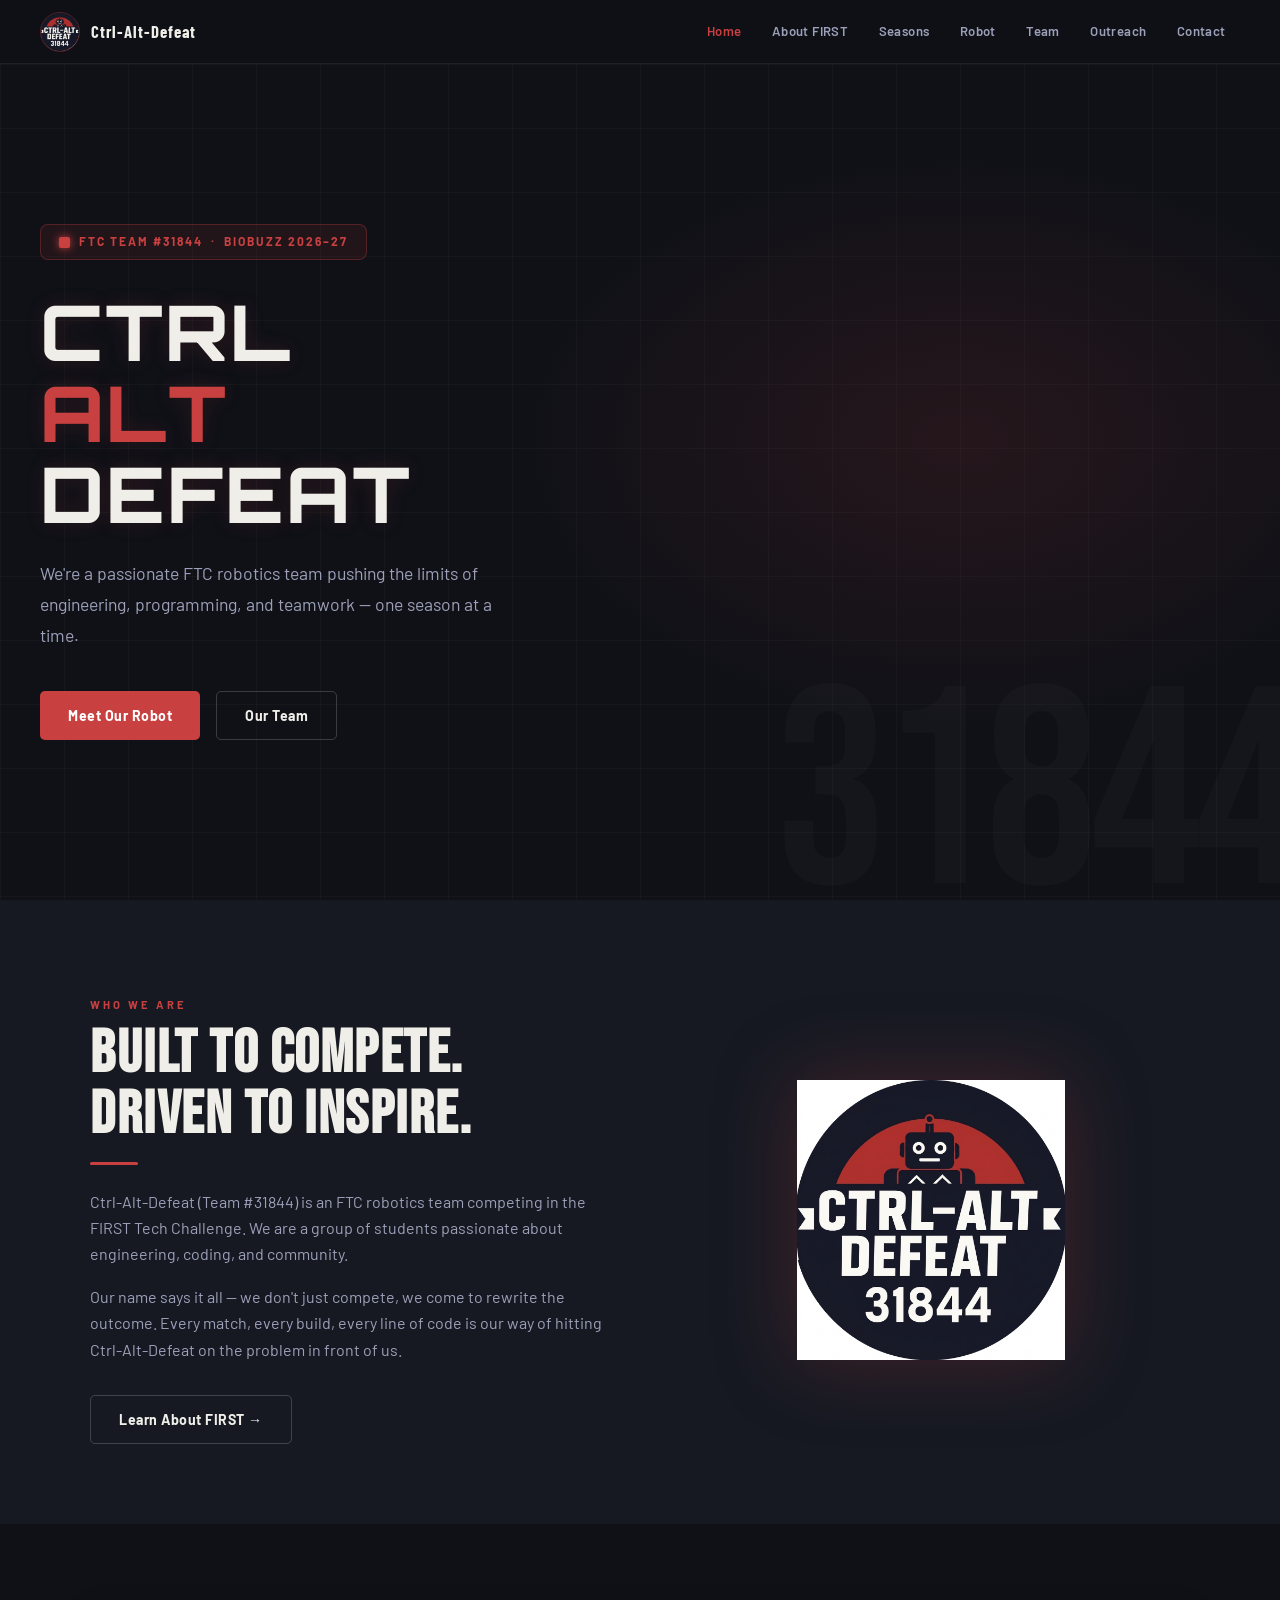
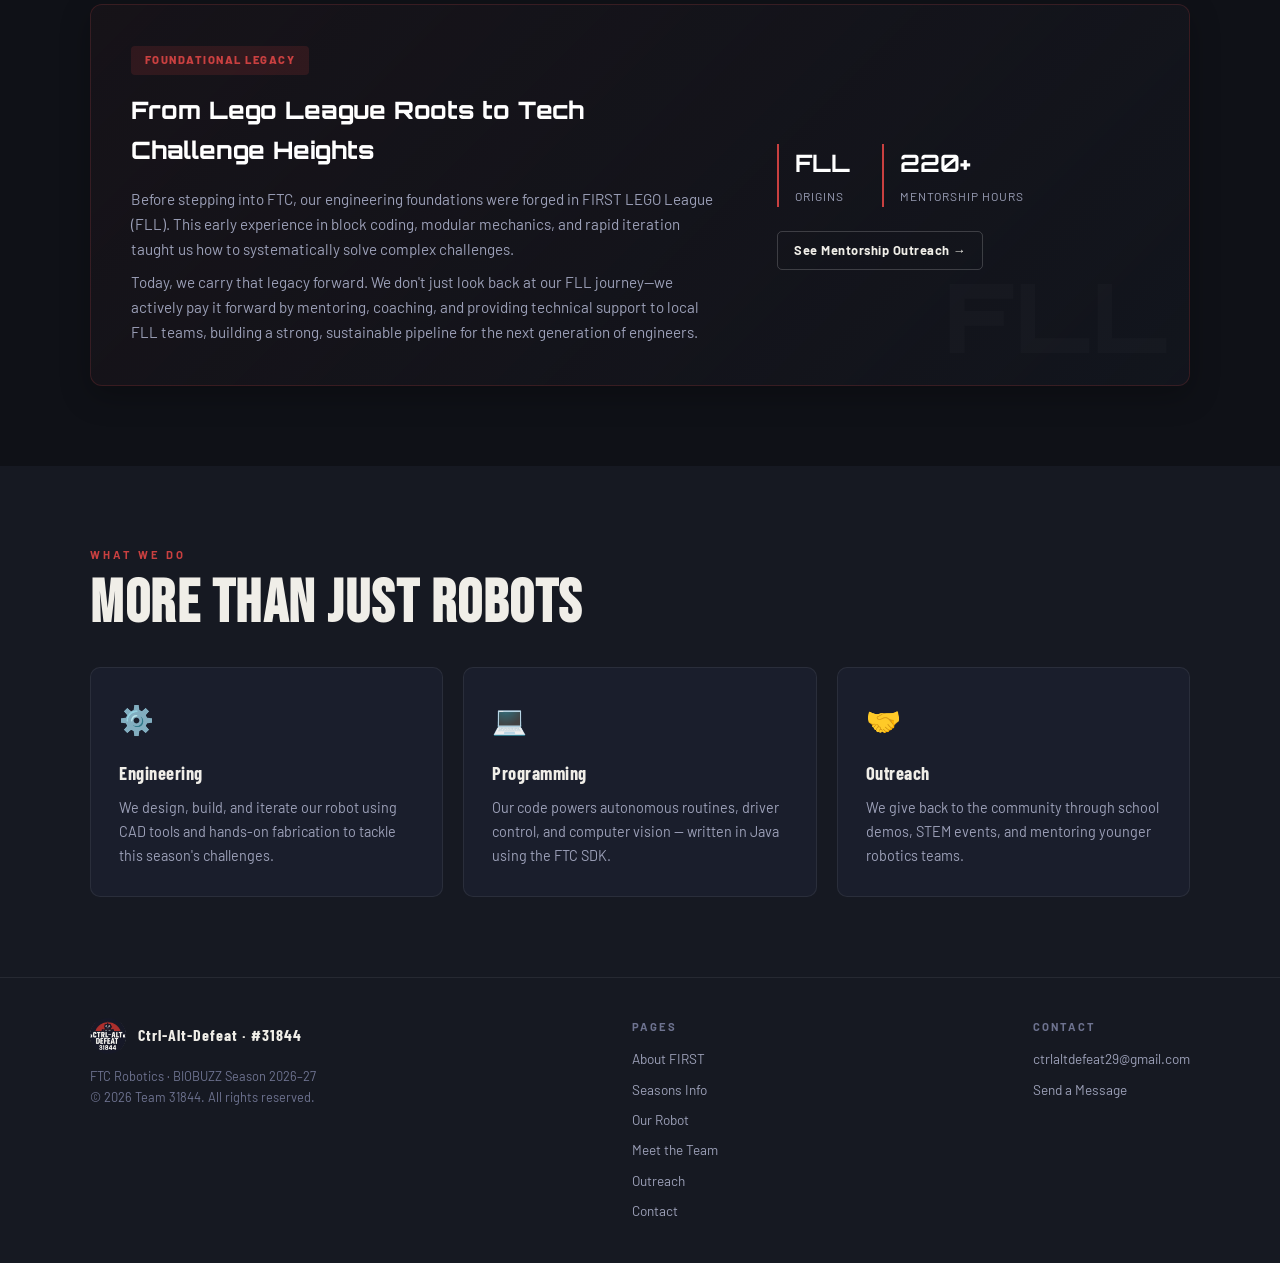
<file: index.html>
<!DOCTYPE html>
<html lang="en">
<head>
  <meta charset="UTF-8"/>
  <meta name="viewport" content="width=device-width, initial-scale=1.0"/>
  <title>Ctrl-Alt-Defeat | FTC Team 31844</title>
  <link rel="stylesheet" href="style.css"/>
  <!-- Futuristic Google Font Import with Mid-Weight 800 added -->
  <link href="https://fonts.googleapis.com/css2?family=Orbitron:wght@700;800;900&display=swap" rel="stylesheet">
  <style>
    .hero {
      min-height: calc(100vh - 64px);
      display: flex; align-items: center;
      padding: 4rem 2.5rem;
      position: relative; overflow: hidden;
    }
    .hero::before {
      content: '';
      position: absolute; inset: 0;
      background:
        radial-gradient(ellipse 55% 55% at 75% 45%, rgba(201,64,64,0.12) 0%, transparent 65%),
        linear-gradient(180deg, transparent 60%, rgba(15,17,23,0.6) 100%);
      pointer-events: none;
    }
    .hero-grid {
      position: absolute; inset: 0;
      background-image: linear-gradient(rgba(255,255,255,0.025) 1px, transparent 1px), linear-gradient(90deg, rgba(255,255,255,0.025) 1px, transparent 1px);
      background-size: 64px 64px;
      pointer-events: none;
    }
    .hero-content { position: relative; z-index: 1; max-width: 700px; }
    
    /* ── REDESIGNED TECH TAG & RED ACCENT BOX ── */
    .hero-tag {
      display: inline-flex; align-items: center; gap: 0.6rem;
      background: rgba(201,64,64,0.1); border: 1px solid rgba(201,64,64,0.3);
      border-radius: 8px; padding: 0.45rem 1.1rem;
      font-size: 0.75rem; font-weight: 700; letter-spacing: 2px;
      text-transform: uppercase; color: var(--red); margin-bottom: 2rem;
    }
    .hero-tag::before {
      content: '';
      display: inline-block;
      width: 11px;
      height: 11px;
      background: var(--red);
      border-radius: 2px;
      box-shadow: 0 0 8px var(--red);
    }
    
    /* ── ROBOTIC/FUTURISTIC HERO HEADER ── */
    .hero h1 {
      font-family: 'Orbitron', 'Bebas Neue', sans-serif !important;
      font-size: clamp(2.5rem, 6vw, 5rem) !important;   /* Sleek, scaled-down size */
      font-weight: 800 !important;                      /* Perfectly thick (Extra-Bold), but not chunky */
      line-height: 1.05 !important;                      
      letter-spacing: 2px !important;                   /* Slightly spaced for a sharp tech look */
      margin-bottom: 1.5rem !important;
      text-shadow: 0 0 20px rgba(201, 64, 64, 0.15);    /* Clean red aura */
    }
    .hero h1 .red { color: var(--red); }
    .hero p { font-size: 1.1rem; color: var(--muted2); max-width: 480px; margin-bottom: 2.5rem; line-height: 1.75; }
    .hero-btns { display: flex; gap: 1rem; flex-wrap: wrap; }
    .hero-num {
      position: absolute; right: -20px; bottom: -40px;
      font-family: 'Bebas Neue', sans-serif;
      font-size: clamp(10rem, 22vw, 22rem);
      color: rgba(255,255,255,0.02); pointer-events: none; user-select: none;
      letter-spacing: -8px; line-height: 1;
    }

    .about-grid { display: grid; grid-template-columns: 1fr 1fr; gap: 4rem; align-items: center; margin-top: 1rem; }
    .about-text p { color: var(--muted2); margin-bottom: 1rem; font-size: 1rem; }

    /* ── FLL LEGACY PANEL STYLES ── */
    .fll-panel {
      background: linear-gradient(135deg, rgba(201,64,64,0.04) 0%, rgba(20,24,33,0.6) 100%);
      border: 1px solid rgba(201,64,64,0.2);
      border-radius: 12px;
      padding: 2.5rem;
      position: relative;
      overflow: hidden;
      box-shadow: 0 10px 30px rgba(0,0,0,0.25);
    }
    .fll-panel::after {
      content: 'FLL';
      position: absolute;
      right: 20px;
      bottom: -10px;
      font-family: 'Orbitron', sans-serif;
      font-size: 6rem;
      font-weight: 900;
      color: rgba(255,255,255,0.02);
      letter-spacing: 2px;
      pointer-events: none;
    }
    .fll-grid { display: grid; grid-template-columns: 1.2fr 0.8fr; gap: 3rem; align-items: center; }
    .fll-badge {
      display: inline-block;
      background: rgba(201,64,64,0.15);
      color: var(--red);
      font-size: 0.7rem;
      font-weight: 800;
      letter-spacing: 1.5px;
      text-transform: uppercase;
      padding: 0.35rem 0.85rem;
      border-radius: 4px;
      margin-bottom: 1rem;
    }
    .fll-stats { display: flex; gap: 2rem; margin-top: 1.5rem; }
    .fll-stat-box { border-left: 2px solid var(--red); padding-left: 1rem; }
    .fll-stat-box h4 { font-family: 'Orbitron', sans-serif; font-size: 1.5rem; color: #ffffff; margin-bottom: 0.2rem; }
    .fll-stat-box p { font-size: 0.75rem; color: var(--muted2); text-transform: uppercase; letter-spacing: 1px; }

    .highlights { display: grid; grid-template-columns: repeat(3,1fr); gap: 1.25rem; margin-top: 2rem; }
    .hl-card { background: var(--card); border: 1px solid var(--border); border-radius: 10px; padding: 1.75rem; transition: border-color 0.2s, transform 0.2s; }
    .hl-card:hover { border-color: rgba(201,64,64,0.3); transform: translateY(-3px); }
    .hl-icon { font-size: 1.75rem; margin-bottom: 1rem; }
    .hl-card h3 { font-family: 'Barlow Condensed', sans-serif; font-size: 1.15rem; font-weight: 700; margin-bottom: 0.5rem; letter-spacing: 0.5px; }
    .hl-card p { font-size: 0.9rem; color: var(--muted2); line-height: 1.65; }

    @media(max-width:768px) {
      .hero { padding: 3rem 1.25rem; }
      .about-grid { grid-template-columns: 1fr; gap: 2rem; }
      .fll-grid { grid-template-columns: 1fr; gap: 1.5rem; }
      .highlights { grid-template-columns: 1fr; }
      .hero-num { display: none; }
    }
  </style>
</head>
<body>
<div class="page">

  <nav>
    <a class="nav-brand" href="index.html">
      <img class="nav-logo" src="logo.png" alt="Logo">
      <span class="nav-name">Ctrl-Alt-Defeat</span>
    </a>
    <ul class="nav-links">
      <li><a href="index.html" class="active">Home</a></li>
      <li><a href="about.html">About FIRST</a></li>
      <li><a href="season.html">Seasons</a></li>
      <li><a href="robot.html">Robot</a></li>
      <li><a href="team.html">Team</a></li>
      <li><a href="outreach.html">Outreach</a></li>
      <li><a href="contact.html">Contact</a></li>
    </ul>
    <button class="hamburger" onclick="document.getElementById('mob').classList.toggle('open')">
      <span></span><span></span><span></span>
    </button>
  </nav>
  <div class="mobile-menu" id="mob">
    <a href="index.html">Home</a><a href="about.html">About FIRST</a>
    <a href="season.html">Seasons</a><a href="robot.html">Robot</a>
    <a href="team.html">Team</a><a href="outreach.html">Outreach</a>
    <a href="contact.html">Contact</a>
  </div>

  <!-- HERO SECTION -->
  <section class="hero">
    <div class="hero-grid"></div>
    <div class="hero-content">
      <div class="hero-tag">FTC Team #31844 &nbsp;·&nbsp; BIOBUZZ 2026–27</div>
      <h1>CTRL<br/><span class="red">ALT</span><br/>DEFEAT</h1>
      <p>We're a passionate FTC robotics team pushing the limits of engineering, programming, and teamwork — one season at a time.</p>
      <div class="hero-btns">
        <a href="robot.html" class="btn btn-red">Meet Our Robot</a>
        <a href="team.html" class="btn btn-outline">Our Team</a>
      </div>
    </div>
    <div class="hero-num">31844</div>
  </section>

  <!-- 1. WHO WE ARE (DARK GREY BACKGROUND) -->
  <section class="section" style="background: var(--dark2);">
    <div class="container">
      <div class="about-grid">
        <div>
          <div class="section-label">Who We Are</div>
          <h2 class="section-title">Built to Compete.<br/>Driven to Inspire.</h2>
          <div class="divider"></div>
          <div class="about-text">
            <p>Ctrl-Alt-Defeat (Team #31844) is an FTC robotics team competing in the FIRST Tech Challenge. We are a group of students passionate about engineering, coding, and community.</p>
            <p>Our name says it all — we don't just compete, we come to rewrite the outcome. Every match, every build, every line of code is our way of hitting Ctrl-Alt-Defeat on the problem in front of us.</p>
          </div>
          <a href="about.html" class="btn btn-outline" style="margin-top:1rem;">Learn About FIRST →</a>
        </div>
        <div style="display:flex; justify-content:center; align-items:center;">
          <img src="logo.png" alt="Team Logo" style="width:280px; height:280px; object-fit:contain; filter: drop-shadow(0 0 40px rgba(201,64,64,0.25));">
        </div>
      </div>
    </div>
  </section>

  <!-- 2. FLL LEGACY TAB (DEEP CHARCOAL BACKGROUND WITH BOXED CONTAINER) -->
  <section class="section" style="background: var(--bg);">
    <div class="container">
      <div class="fll-panel">
        <div class="fll-grid">
          <div>
            <span class="fll-badge">Foundational Legacy</span>
            <h3 style="font-family: 'Orbitron', sans-serif; font-size: 1.5rem; font-weight: 800; color: #ffffff; margin-bottom: 1rem;">From Lego League Roots to Tech Challenge Heights</h3>
            <p style="font-size: 0.95rem; color: var(--muted2); line-height: 1.65; margin-bottom: 0.5rem;">
              Before stepping into FTC, our engineering foundations were forged in FIRST LEGO League (FLL). This early experience in block coding, modular mechanics, and rapid iteration taught us how to systematically solve complex challenges. 
            </p>
            <p style="font-size: 0.95rem; color: var(--muted2); line-height: 1.65;">
              Today, we carry that legacy forward. We don't just look back at our FLL journey—we actively pay it forward by mentoring, coaching, and providing technical support to local FLL teams, building a strong, sustainable pipeline for the next generation of engineers.
            </p>
          </div>
          <div style="display: flex; flex-direction: column; justify-content: center; align-items: flex-start; padding-left: 1rem;">
            <div class="fll-stats">
              <div class="fll-stat-box">
                <h4>FLL</h4>
                <p>Origins</p>
              </div>
              <div class="fll-stat-box">
                <h4>220+</h4>
                <p>Mentorship Hours</p>
              </div>
            </div>
            <a href="outreach.html" class="btn btn-outline" style="font-size: 0.8rem; margin-top: 1.5rem; padding: 0.5rem 1rem;">See Mentorship Outreach →</a>
          </div>
        </div>
      </div>
    </div>
  </section>

  <!-- 3. WHAT WE DO (DARK GREY BACKGROUND) -->
  <section class="section" style="background: var(--dark2);">
    <div class="container">
      <div class="section-label">What We Do</div>
      <h2 class="section-title">More Than Just Robots</h2>
      <div class="highlights">
        <div class="hl-card">
          <div class="hl-icon">⚙️</div>
          <h3>Engineering</h3>
          <p>We design, build, and iterate our robot using CAD tools and hands-on fabrication to tackle this season's challenges.</p>
        </div>
        <div class="hl-card">
          <div class="hl-icon">💻</div>
          <h3>Programming</h3>
          <p>Our code powers autonomous routines, driver control, and computer vision — written in Java using the FTC SDK.</p>
        </div>
        <div class="hl-card">
          <div class="hl-icon">🤝</div>
          <h3>Outreach</h3>
          <p>We give back to the community through school demos, STEM events, and mentoring younger robotics teams.</p>
        </div>
      </div>
    </div>
  </section>

  <!-- FOOTER -->
  <footer>
    <div class="footer-inner">
      <div>
        <div class="footer-brand">
          <img class="footer-logo" src="logo.png" alt="Logo">
          <span class="footer-name">Ctrl-Alt-Defeat · #31844</span>
        </div>
        <div class="footer-copy">FTC Robotics · BIOBUZZ Season 2026–27<br/>© 2026 Team 31844. All rights reserved.</div>
      </div>
      <div>
        <div class="footer-col-title">Pages</div>
        <div class="footer-links">
          <a href="about.html">About FIRST</a>
          <a href="season.html">Seasons Info</a>
          <a href="robot.html">Our Robot</a>
          <a href="team.html">Meet the Team</a>
          <a href="outreach.html">Outreach</a>
          <a href="contact.html">Contact</a>
        </div>
      </div>
      <div>
        <div class="footer-col-title">Contact</div>
        <div class="footer-links">
          <a href="mailto:ctrlaltdefeat29@gmail.com">ctrlaltdefeat29@gmail.com</a>
          <a href="contact.html">Send a Message</a>
        </div>
      </div>
    </div>
  </footer>

</div>
</body>
</html>
</file>
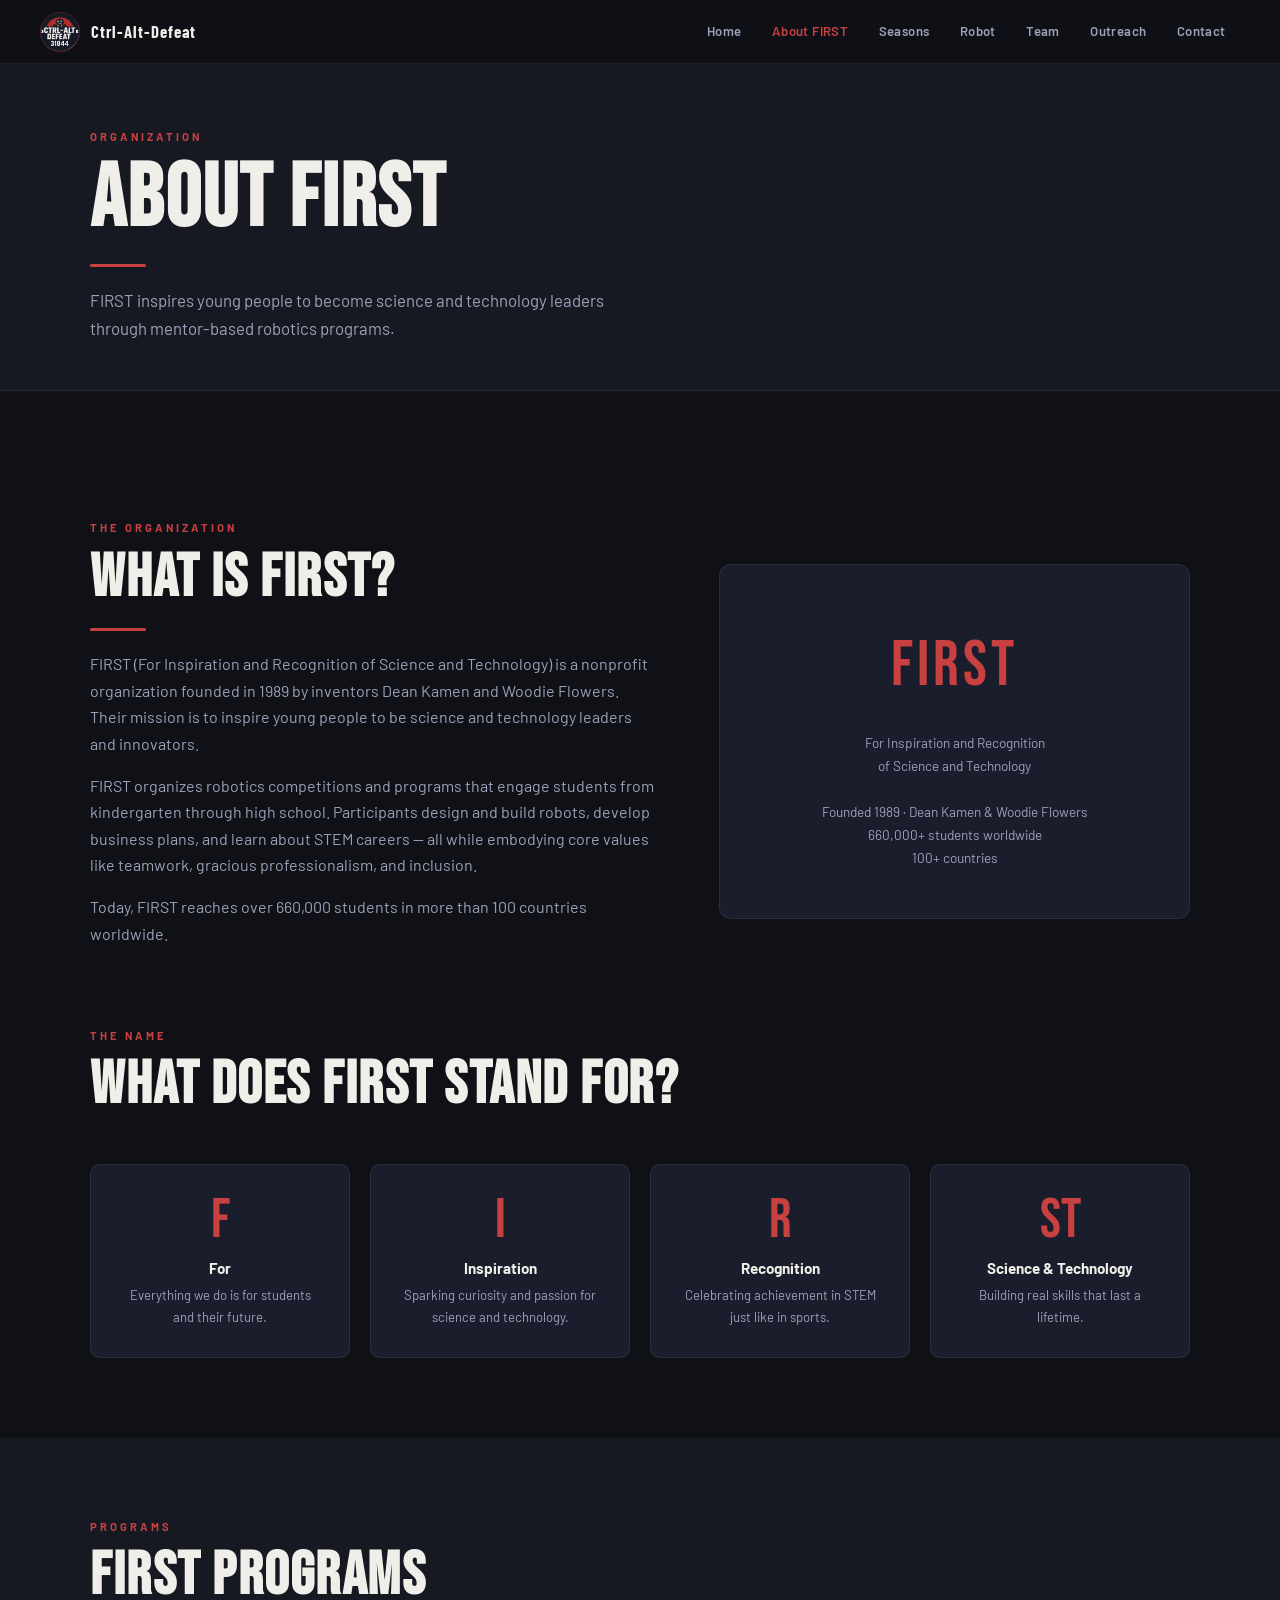
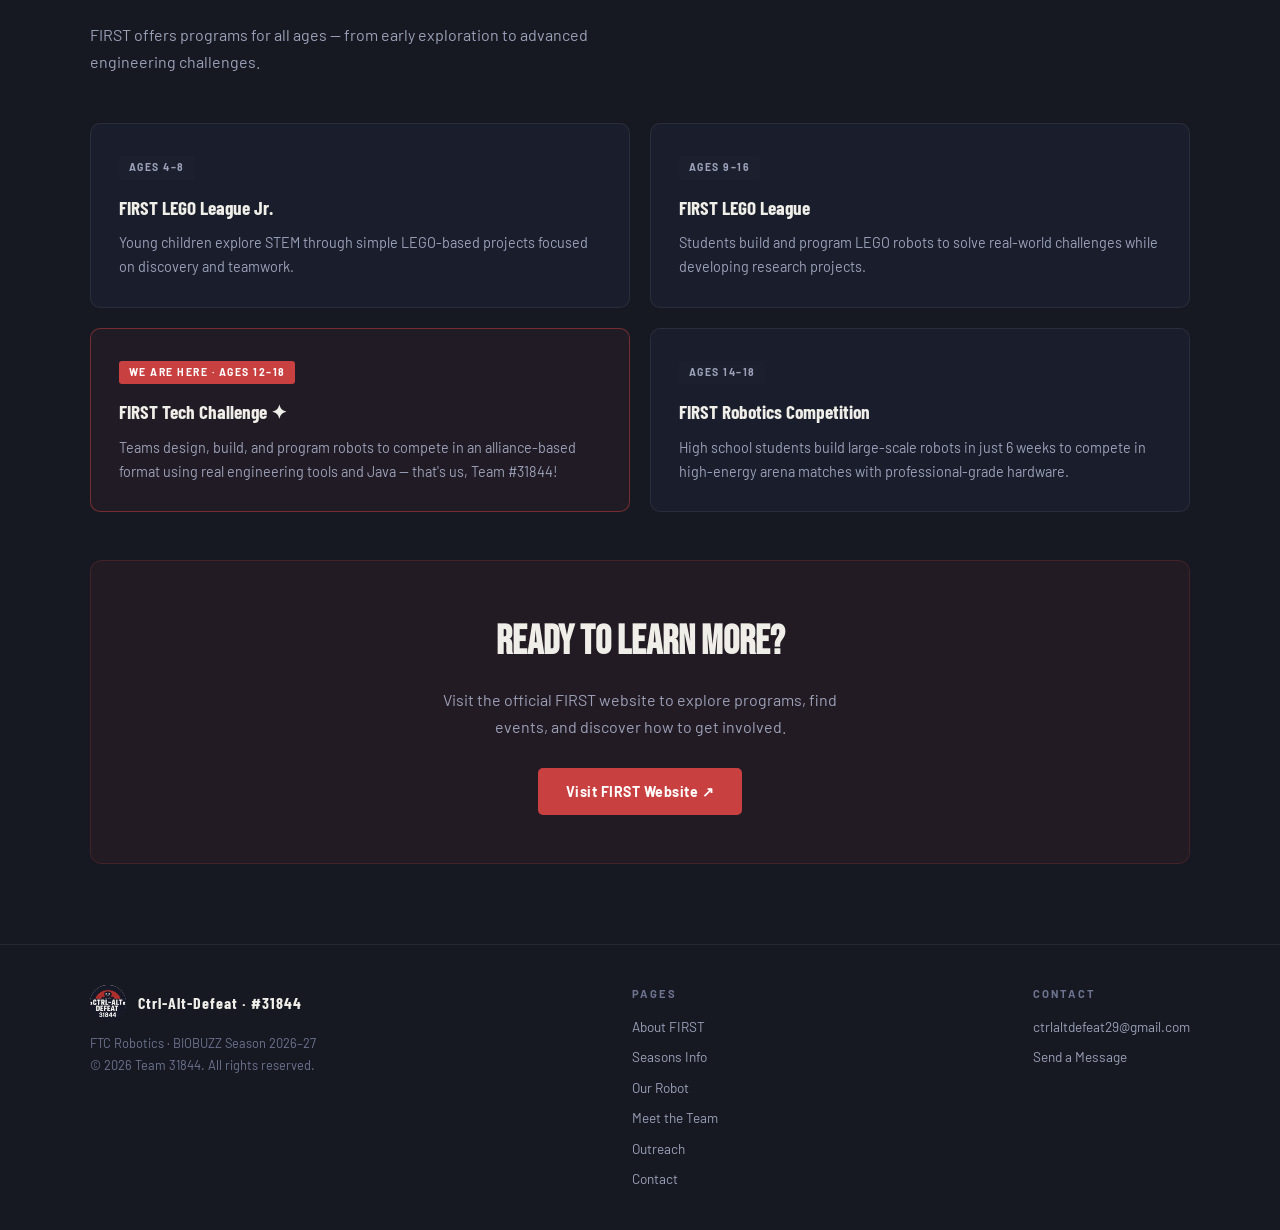
<file: about.html>
<!DOCTYPE html>
<html lang="en">
<head>
  <meta charset="UTF-8"/>
  <meta name="viewport" content="width=device-width, initial-scale=1.0"/>
  <title>About FIRST | Ctrl-Alt-Defeat #31844</title>
  <link rel="stylesheet" href="style.css"/>
  <style>
    .page-hero {
      padding: 4rem 2.5rem 3rem;
      background: var(--dark2);
      border-bottom: 1px solid var(--border);
    }
    .page-hero h1 {
      font-family: 'Bebas Neue', sans-serif;
      font-size: clamp(3rem, 7vw, 5.5rem);
      letter-spacing: 2px; line-height: 1;
    }
    .page-hero p {
      color: var(--muted2); font-size: 1.05rem;
      max-width: 560px; margin-top: 1rem;
    }
    .divider-red {
      width: 56px; height: 3px;
      background: var(--red); border-radius: 2px;
      margin: 1.25rem 0;
    }

    /* WHAT IS FIRST */
    .what-grid {
      display: grid;
      grid-template-columns: 1.2fr 1fr;
      gap: 4rem;
      align-items: center;
      margin-top: 3rem;
    }
    .what-grid p { color: var(--muted2); margin-bottom: 1rem; font-size: 1rem; }

    .first-box {
      background: var(--card);
      border: 1px solid var(--border);
      border-radius: 12px;
      padding: 3rem 2rem;
      text-align: center;
    }
    .first-box .big { font-family: 'Bebas Neue', sans-serif; font-size: 4rem; color: var(--red); letter-spacing: 4px; }
    .first-box .sub { color: var(--muted2); font-size: 0.85rem; margin-top: 0.75rem; line-height: 1.7; }

    /* ACRONYM */
    .acronym-grid {
      display: grid;
      grid-template-columns: repeat(4, 1fr);
      gap: 1.25rem;
      margin-top: 3rem;
    }
    .acr-card {
      background: var(--card);
      border: 1px solid var(--border);
      border-radius: 10px;
      padding: 1.75rem;
      text-align: center;
      transition: border-color 0.2s, transform 0.2s;
    }
    .acr-card:hover { border-color: rgba(201,64,64,0.3); transform: translateY(-3px); }
    .acr-letter { font-family: 'Bebas Neue', sans-serif; font-size: 3.5rem; color: var(--red); line-height: 1; }
    .acr-word { font-weight: 700; font-size: 0.95rem; margin: 0.4rem 0 0.3rem; }
    .acr-desc { font-size: 0.82rem; color: var(--muted2); }

    /* PROGRAMS */
    .programs-grid {
      display: grid;
      grid-template-columns: repeat(2, 1fr);
      gap: 1.25rem;
      margin-top: 3rem;
    }
    .prog-card {
      background: var(--card);
      border: 1px solid var(--border);
      border-radius: 10px;
      padding: 1.75rem;
      transition: border-color 0.2s, transform 0.2s;
    }
    .prog-card:hover { border-color: rgba(201,64,64,0.3); transform: translateY(-3px); }
    .prog-card.highlight { border-color: rgba(201,64,64,0.5); background: rgba(201,64,64,0.06); }
    .prog-tag {
      display: inline-block;
      background: var(--dark3);
      color: var(--muted2);
      font-size: 0.65rem; font-weight: 700;
      letter-spacing: 1.5px; text-transform: uppercase;
      padding: 0.2rem 0.6rem; border-radius: 3px;
      margin-bottom: 0.75rem;
    }
    .prog-tag.us { background: var(--red); color: #fff; }
    .prog-card h3 {
      font-family: 'Barlow Condensed', sans-serif;
      font-size: 1.2rem; font-weight: 700; margin-bottom: 0.5rem;
    }
    .prog-card p { font-size: 0.9rem; color: var(--muted2); line-height: 1.65; }

    /* CTA */
    .cta-box {
      background: rgba(201,64,64,0.07);
      border: 1px solid rgba(201,64,64,0.2);
      border-radius: 12px;
      padding: 3rem;
      text-align: center;
      margin-top: 3rem;
    }
    .cta-box h2 { font-family: 'Bebas Neue', sans-serif; font-size: 2.5rem; margin-bottom: 0.75rem; }
    .cta-box p { color: var(--muted2); margin-bottom: 1.75rem; max-width: 440px; margin-left: auto; margin-right: auto; }

    /* FOOTER */
    footer { background: var(--dark2); border-top: 1px solid var(--border); padding: 2.5rem; }
    .footer-inner { max-width: 1100px; margin: 0 auto; display: flex; align-items: flex-start; justify-content: space-between; gap: 2rem; flex-wrap: wrap; }
    .footer-brand { display: flex; align-items: center; gap: 0.75rem; margin-bottom: 0.75rem; }
    .footer-logo { width: 36px; height: 36px; border-radius: 50%; object-fit: cover; }
    .footer-name { font-family: 'Barlow Condensed', sans-serif; font-weight: 700; font-size: 1rem; letter-spacing: 1px; }
    .footer-copy { font-size: 0.8rem; color: var(--muted); }
    .footer-links { display: flex; flex-direction: column; gap: 0.5rem; }
    .footer-links a { color: var(--muted2); text-decoration: none; font-size: 0.85rem; transition: color 0.2s; }
    .footer-links a:hover { color: var(--light); }
    .footer-col-title { font-size: 0.7rem; font-weight: 700; letter-spacing: 2px; text-transform: uppercase; color: var(--muted); margin-bottom: 0.75rem; }

    @media(max-width: 768px) {
      .what-grid { grid-template-columns: 1fr; gap: 2rem; }
      .acronym-grid { grid-template-columns: repeat(2, 1fr); }
      .programs-grid { grid-template-columns: 1fr; }
      .page-hero { padding: 3rem 1.25rem 2rem; }
      .section { padding: 4rem 1.25rem; }
      .cta-box { padding: 2rem 1.25rem; }
    }
  </style>
</head>
<body>
<div class="page">

  <nav>
    <a class="nav-brand" href="index.html">
      <img class="nav-logo" src="logo.png" alt="Logo">
      <span class="nav-name">Ctrl-Alt-Defeat</span>
    </a>
    <ul class="nav-links">
      <li><a href="index.html">Home</a></li>
      <li><a href="about.html" class="active">About FIRST</a></li>
      <li><a href="season.html">Seasons</a></li>
      <li><a href="robot.html">Robot</a></li>
      <li><a href="team.html">Team</a></li>
      <li><a href="outreach.html">Outreach</a></li>
      <li><a href="contact.html">Contact</a></li>
    </ul>
    <button class="hamburger" onclick="document.getElementById('mob').classList.toggle('open')">
      <span></span><span></span><span></span>
    </button>
  </nav>
  <div class="mobile-menu" id="mob">
    <a href="index.html">Home</a>
    <a href="about.html">About FIRST</a>
    <a href="season.html">Seasons</a>
    <a href="robot.html">Robot</a>
    <a href="team.html">Team</a>
    <a href="outreach.html">Outreach</a>
    <a href="contact.html">Contact</a>
  </div>

  <!-- PAGE HERO -->
  <div class="page-hero">
    <div class="container">
      <div class="section-label">Organization</div>
      <h1>About FIRST</h1>
      <div class="divider-red"></div>
      <p>FIRST inspires young people to become science and technology leaders through mentor-based robotics programs.</p>
    </div>
  </div>

  <!-- WHAT IS FIRST -->
  <section class="section">
    <div class="container">
      <div class="what-grid">
        <div>
          <div class="section-label">The Organization</div>
          <h2 class="section-title">What is FIRST?</h2>
          <div class="divider-red"></div>
          <p>FIRST (For Inspiration and Recognition of Science and Technology) is a nonprofit organization founded in 1989 by inventors Dean Kamen and Woodie Flowers. Their mission is to inspire young people to be science and technology leaders and innovators.</p>
          <p>FIRST organizes robotics competitions and programs that engage students from kindergarten through high school. Participants design and build robots, develop business plans, and learn about STEM careers — all while embodying core values like teamwork, gracious professionalism, and inclusion.</p>
          <p>Today, FIRST reaches over 660,000 students in more than 100 countries worldwide.</p>
        </div>
        <div class="first-box">
          <div class="big">FIRST</div>
          <div class="sub">
            For Inspiration and Recognition<br/>of Science and Technology<br/><br/>
            Founded 1989 · Dean Kamen & Woodie Flowers<br/>
            660,000+ students worldwide<br/>
            100+ countries
          </div>
        </div>
      </div>

      <!-- ACRONYM -->
      <div style="margin-top: 4rem;">
        <div class="section-label">The Name</div>
        <h2 class="section-title">What Does FIRST Stand For?</h2>
        <div class="acronym-grid">
          <div class="acr-card">
            <div class="acr-letter">F</div>
            <div class="acr-word">For</div>
            <div class="acr-desc">Everything we do is for students and their future.</div>
          </div>
          <div class="acr-card">
            <div class="acr-letter">I</div>
            <div class="acr-word">Inspiration</div>
            <div class="acr-desc">Sparking curiosity and passion for science and technology.</div>
          </div>
          <div class="acr-card">
            <div class="acr-letter">R</div>
            <div class="acr-word">Recognition</div>
            <div class="acr-desc">Celebrating achievement in STEM just like in sports.</div>
          </div>
          <div class="acr-card">
            <div class="acr-letter">ST</div>
            <div class="acr-word">Science & Technology</div>
            <div class="acr-desc">Building real skills that last a lifetime.</div>
          </div>
        </div>
      </div>
    </div>
  </section>

  <!-- PROGRAMS -->
  <section class="section" style="background: var(--dark2);">
    <div class="container">
      <div class="section-label">Programs</div>
      <h2 class="section-title">FIRST Programs</h2>
      <p class="section-sub">FIRST offers programs for all ages — from early exploration to advanced engineering challenges.</p>
      <div class="programs-grid">
        <div class="prog-card">
          <span class="prog-tag">Ages 4–8</span>
          <h3>FIRST LEGO League Jr.</h3>
          <p>Young children explore STEM through simple LEGO-based projects focused on discovery and teamwork.</p>
        </div>
        <div class="prog-card">
          <span class="prog-tag">Ages 9–16</span>
          <h3>FIRST LEGO League</h3>
          <p>Students build and program LEGO robots to solve real-world challenges while developing research projects.</p>
        </div>
        <div class="prog-card highlight">
          <span class="prog-tag us">We Are Here · Ages 12–18</span>
          <h3>FIRST Tech Challenge ✦</h3>
          <p>Teams design, build, and program robots to compete in an alliance-based format using real engineering tools and Java — that's us, Team #31844!</p>
        </div>
        <div class="prog-card">
          <span class="prog-tag">Ages 14–18</span>
          <h3>FIRST Robotics Competition</h3>
          <p>High school students build large-scale robots in just 6 weeks to compete in high-energy arena matches with professional-grade hardware.</p>
        </div>
      </div>

      <div class="cta-box">
        <h2>Ready to Learn More?</h2>
        <p>Visit the official FIRST website to explore programs, find events, and discover how to get involved.</p>
        <a href="https://www.firstinspires.org" target="_blank" class="btn btn-red">Visit FIRST Website ↗</a>
      </div>
    </div>
  </section>

  <footer>
    <div class="footer-inner">
      <div>
        <div class="footer-brand">
          <img class="footer-logo" src="logo.png" alt="Logo">
          <span class="footer-name">Ctrl-Alt-Defeat · #31844</span>
        </div>
        <div class="footer-copy">FTC Robotics · BIOBUZZ Season 2026–27<br/>© 2026 Team 31844. All rights reserved.</div>
      </div>
      <div>
        <div class="footer-col-title">Pages</div>
        <div class="footer-links">
          <a href="about.html">About FIRST</a>
          <a href="season.html">Seasons Info</a>
          <a href="robot.html">Our Robot</a>
          <a href="team.html">Meet the Team</a>
          <a href="outreach.html">Outreach</a>
          <a href="contact.html">Contact</a>
        </div>
      </div>
      <div>
        <div class="footer-col-title">Contact</div>
        <div class="footer-links">
          <a href="mailto:ctrlaltdefeat29@gmail.com">ctrlaltdefeat29@gmail.com</a>
          <a href="contact.html">Send a Message</a>
        </div>
      </div>
    </div>
  </footer>

</div>
</body>
</html>
</div>
</body>
</html>
</file>
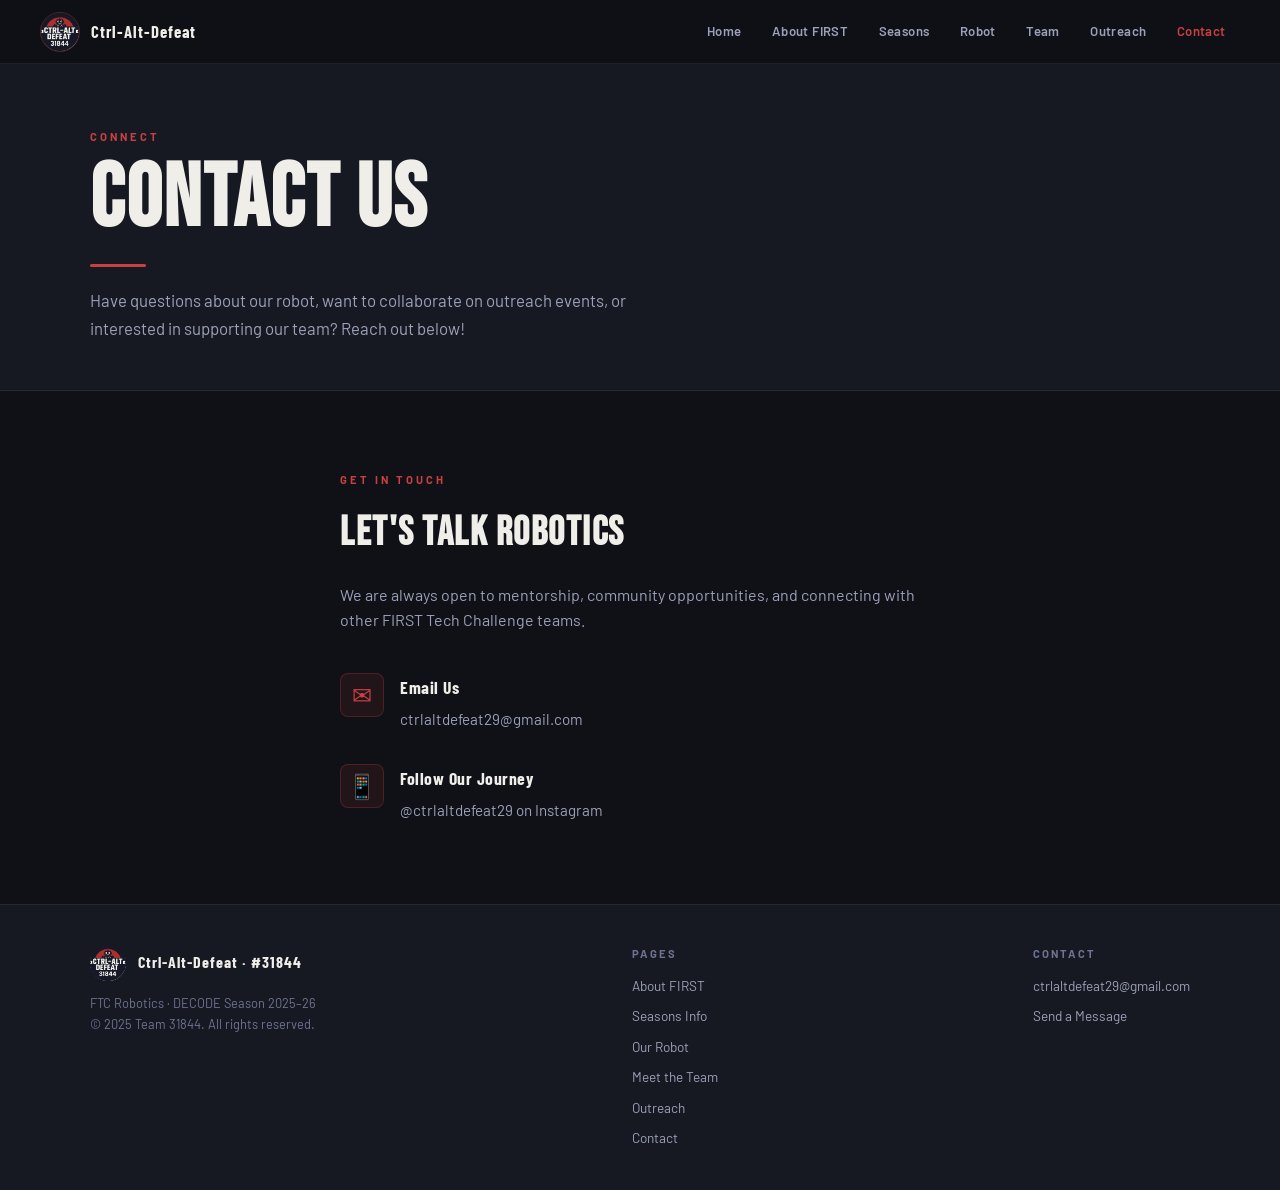
<file: contact.html>
<!DOCTYPE html>
<html lang="en">
<head>
  <meta charset="UTF-8"/>
  <meta name="viewport" content="width=device-width, initial-scale=1.0"/>
  <title>Contact Us | Ctrl-Alt-Defeat #31844</title>
  <link rel="stylesheet" href="style.css"/>
  <style>
    .page-hero {
      padding: 4rem 2.5rem 3rem;
      background: var(--dark2);
      border-bottom: 1px solid var(--border);
    }
    .page-hero h1 { font-family: 'Bebas Neue', sans-serif; font-size: clamp(3rem, 7vw, 5.5rem); letter-spacing: 2px; line-height: 1; }
    .page-hero p { color: var(--muted2); font-size: 1.05rem; max-width: 560px; margin-top: 1rem; }
    .divider-red { width: 56px; height: 3px; background: var(--red); border-radius: 2px; margin: 1.25rem 0; }

    /* ── CONTACT LAYOUT ── */
    .contact-section {
      padding: 5rem 2.5rem;
      background: var(--dark); /* Starts on the pure jet-black background */
    }
    .contact-grid {
      display: block;
      max-width: 600px;
      margin: 0 auto;
      text-align: left;
    }

    /* ── INFO DETAILS ── */
    .contact-info h2 {
      font-family: 'Bebas Neue', sans-serif;
      font-size: 2.5rem;
      letter-spacing: 1.5px;
      margin-bottom: 1rem;
    }
    .contact-info .sub-desc {
      color: var(--muted2);
      font-size: 1rem;
      line-height: 1.6;
      margin-bottom: 2.5rem;
    }
    .info-details {
      display: flex;
      flex-direction: column;
      gap: 2rem;
    }
    .info-item {
      display: flex;
      align-items: flex-start;
      gap: 1rem;
    }
    .info-icon {
      font-size: 1.5rem;
      background: rgba(201,64,64,0.1);
      border: 1px solid rgba(201,64,64,0.25);
      color: var(--red);
      width: 44px;
      height: 44px;
      border-radius: 8px;
      display: flex;
      align-items: center;
      justify-content: center;
      flex-shrink: 0;
    }
    .info-text h4 {
      font-family: 'Barlow Condensed', sans-serif;
      font-size: 1.1rem;
      font-weight: 700;
      letter-spacing: 0.5px;
      margin-bottom: 0.25rem;
    }
    .info-text p, .info-text a {
      color: var(--muted2);
      font-size: 0.95rem;
      text-decoration: none;
      line-height: 1.5;
    }
    .info-text a:hover {
      color: var(--light);
    }

    @media(max-width: 768px) {
      .contact-section { padding: 4rem 1.25rem; }
      .page-hero { padding: 3rem 1.25rem 2rem; }
    }
  </style>
</head>
<body>
<div class="page">

  <nav>
    <a class="nav-brand" href="index.html">
      <img class="nav-logo" src="logo.png" alt="Logo">
      <span class="nav-name">Ctrl-Alt-Defeat</span>
    </a>
    <ul class="nav-links">
      <li><a href="index.html">Home</a></li>
      <li><a href="about.html">About FIRST</a></li>
      <li><a href="season.html">Seasons</a></li>
      <li><a href="robot.html">Robot</a></li>
      <li><a href="team.html">Team</a></li>
      <li><a href="outreach.html">Outreach</a></li>
      <li><a href="contact.html" class="active">Contact</a></li>
    </ul>
    <button class="hamburger" onclick="document.getElementById('mob').classList.toggle('open')">
      <span></span><span></span><span></span>
    </button>
  </nav>
  <div class="mobile-menu" id="mob">
    <a href="index.html">Home</a>
    <a href="about.html">About FIRST</a>
    <a href="season.html">Seasons</a>
    <a href="robot.html">Robot</a>
    <a href="team.html">Team</a>
    <a href="outreach.html">Outreach</a>
    <a href="contact.html">Contact</a>
  </div>

  <div class="page-hero">
    <div class="container">
      <div class="section-label">Connect</div>
      <h1>Contact Us</h1>
      <div class="divider-red"></div>
      <p>Have questions about our robot, want to collaborate on outreach events, or interested in supporting our team? Reach out below!</p>
    </div>
  </div>

  <section class="contact-section">
    <div class="contact-grid">
      
      <div class="contact-info">
        <div class="section-label">Get In Touch</div>
        <h2>Let's Talk Robotics</h2>
        <p class="sub-desc">We are always open to mentorship, community opportunities, and connecting with other FIRST Tech Challenge teams.</p>
        
        <div class="info-details">
          <div class="info-item">
            <div class="info-icon">✉</div>
            <div class="info-text">
              <h4>Email Us</h4>
              <a href="mailto:ctrlaltdefeat29@gmail.com">ctrlaltdefeat29@gmail.com</a>
            </div>
          </div>

          <div class="info-item">
            <div class="info-icon">📱</div>
            <div class="info-text">
              <h4>Follow Our Journey</h4>
              <a href="https://instagram.com" target="_blank">@ctrlaltdefeat29 on Instagram</a>
            </div>
          </div>
        </div>

      </div>

    </div>
  </section>

  <footer>
    <div class="footer-inner">
      <div>
        <div class="footer-brand">
          <img class="footer-logo" src="logo.png" alt="Logo">
          <span class="footer-name">Ctrl-Alt-Defeat · #31844</span>
        </div>
        <div class="footer-copy">FTC Robotics · DECODE Season 2025–26<br/>© 2025 Team 31844. All rights reserved.</div>
      </div>
      <div>
        <div class="footer-col-title">Pages</div>
        <div class="footer-links">
          <a href="about.html">About FIRST</a>
          <a href="season.html">Seasons Info</a>
          <a href="robot.html">Our Robot</a>
          <a href="team.html">Meet the Team</a>
          <a href="outreach.html">Outreach</a>
          <a href="contact.html">Contact</a>
        </div>
      </div>
      <div>
        <div class="footer-col-title">Contact</div>
        <div class="footer-links">
          <a href="mailto:ctrlaltdefeat29@gmail.com">ctrlaltdefeat29@gmail.com</a>
          <a href="contact.html">Send a Message</a>
        </div>
      </div>
    </div>
  </footer>

</div>
</body>
</html>
</file>
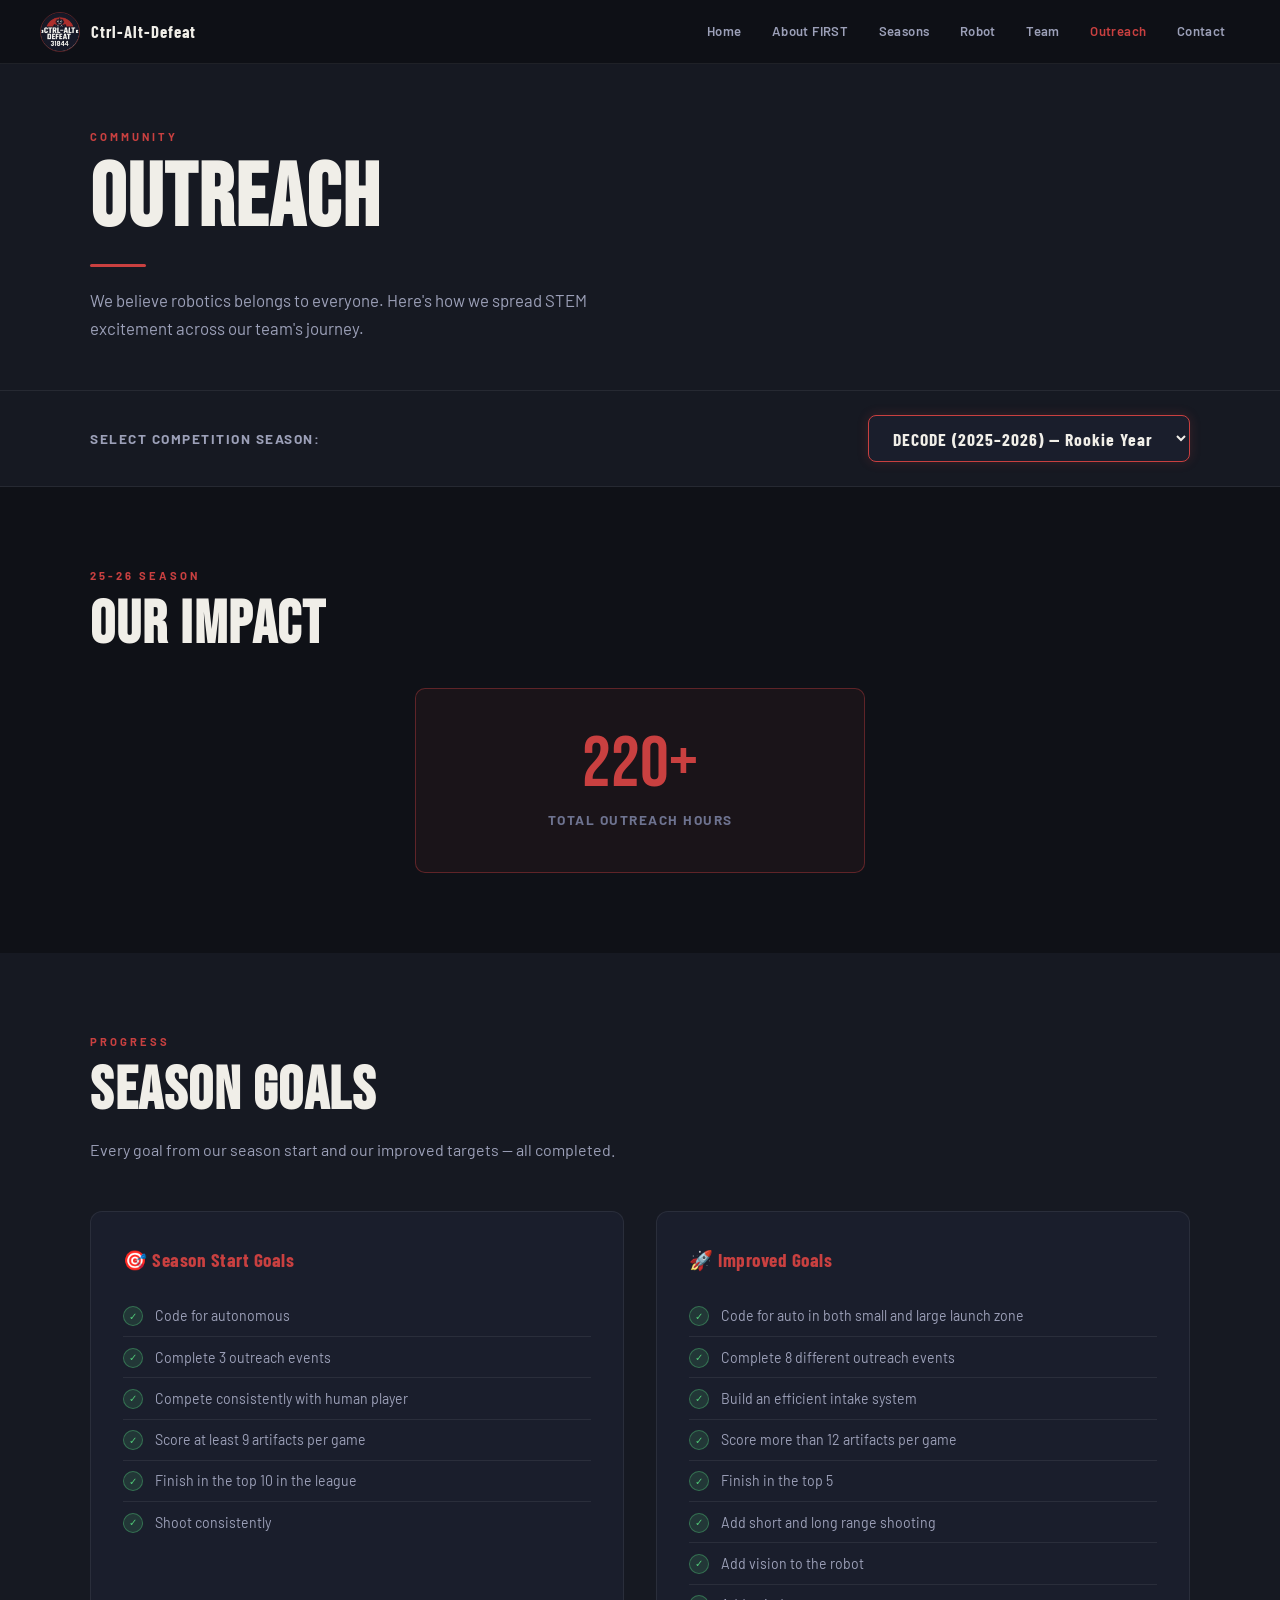
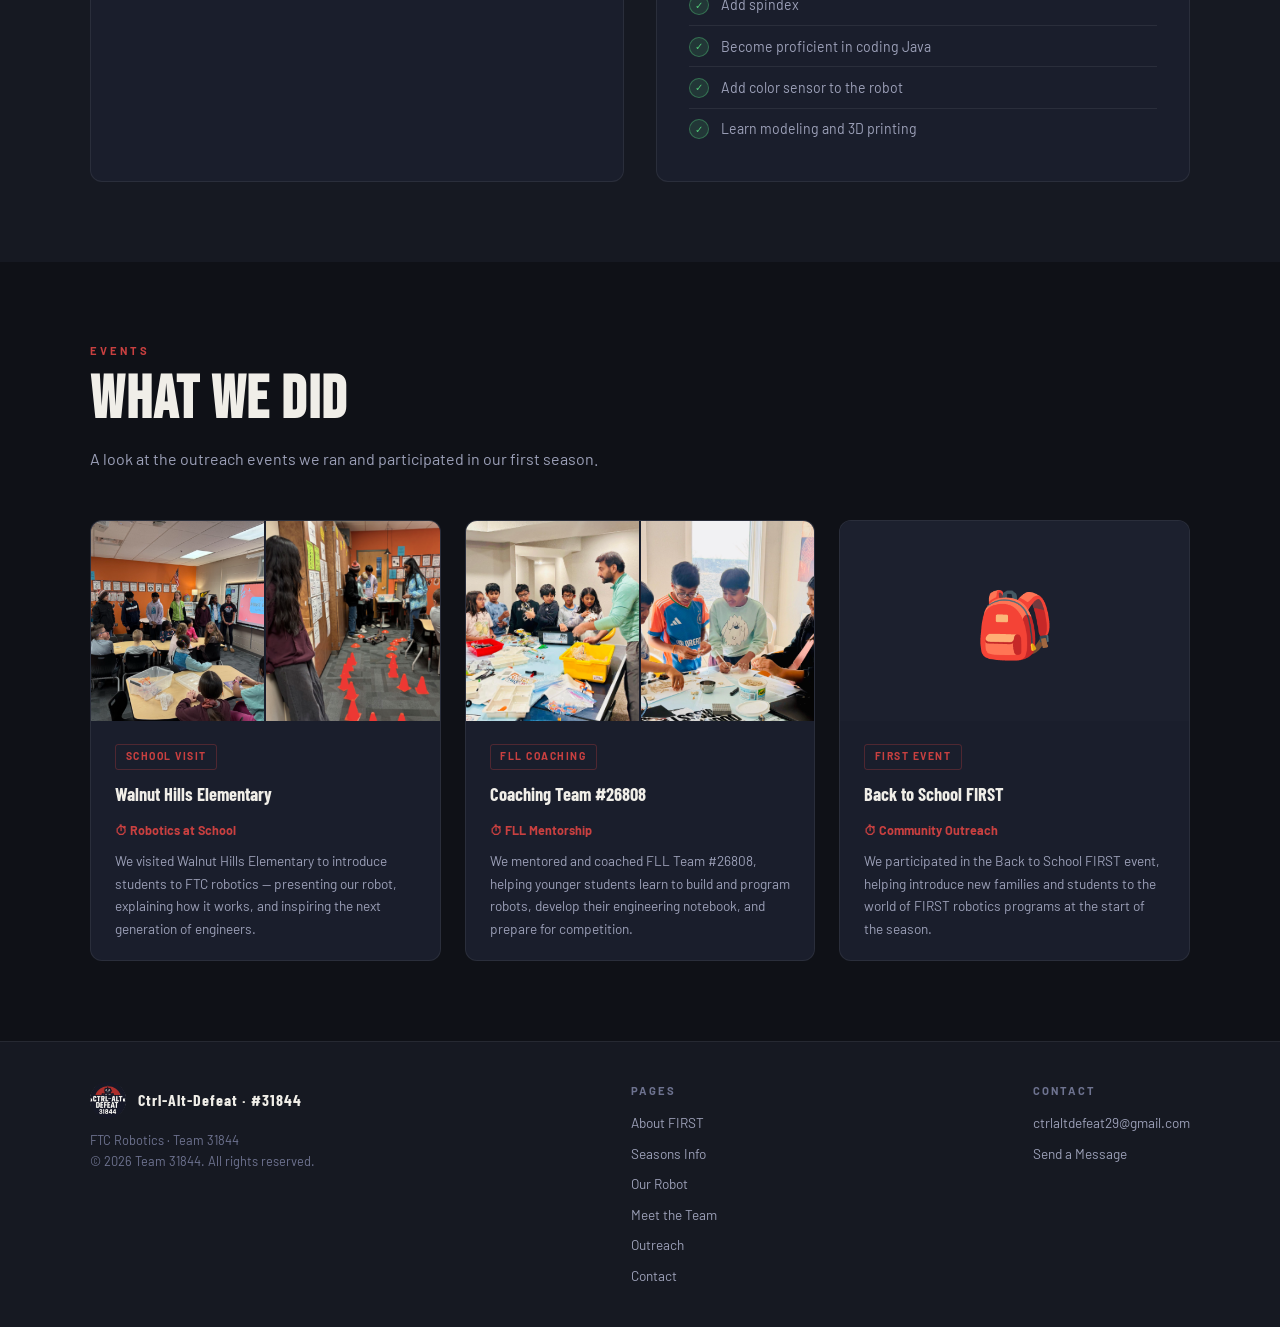
<file: outreach.html>
<!DOCTYPE html>
<html lang="en">
<head>
  <meta charset="UTF-8"/>
  <meta name="viewport" content="width=device-width, initial-scale=1.0"/>
  <title>Outreach | Ctrl-Alt-Defeat #31844</title>
  <link rel="stylesheet" href="style.css"/>
  <style>
    .page-hero {
      padding: 4rem 2.5rem 3rem;
      background: var(--dark2);
      border-bottom: 1px solid var(--border);
    }
    .page-hero h1 {
      font-family: 'Bebas Neue', sans-serif;
      font-size: clamp(3rem, 7vw, 5.5rem);
      letter-spacing: 2px; line-height: 1;
    }
    .page-hero p { color: var(--muted2); font-size: 1.05rem; max-width: 560px; margin-top: 1rem; }
    .divider-red { width: 56px; height: 3px; background: var(--red); border-radius: 2px; margin: 1.25rem 0; }

    /* ── DROPDOWN SELECTOR BAR ── */
    .outreach-selector-wrapper {
      background: var(--dark2);
      border-bottom: 1px solid var(--border);
      padding: 1.5rem 2.5rem;
    }
    .outreach-selector-inner {
      max-width: 1100px;
      margin: 0 auto;
      display: flex;
      align-items: center;
      justify-content: space-between;
      gap: 1.5rem;
      flex-wrap: wrap;
    }
    .outreach-select-label {
      font-size: 0.85rem;
      font-weight: 700;
      letter-spacing: 1.5px;
      text-transform: uppercase;
      color: var(--muted2);
    }
    .outreach-dropdown {
      background: var(--card);
      color: var(--light);
      border: 1px solid var(--red);
      padding: 0.65rem 1.25rem;
      border-radius: 8px;
      font-family: 'Barlow Condensed', sans-serif;
      font-size: 1.1rem;
      font-weight: 700;
      letter-spacing: 1px;
      cursor: pointer;
      outline: none;
      box-shadow: 0 0 12px rgba(201, 64, 64, 0.2);
      transition: border-color 0.2s, box-shadow 0.2s;
    }

    /* ── PANELS TOGGLE ── */
    .outreach-panel {
      display: none;
    }
    .outreach-panel.active {
      display: block;
    }

    /* IMPACT STATS */
    .impact-grid {
      display: grid;
      grid-template-columns: repeat(1, 1fr);
      max-width: 450px;
      margin: 2rem auto 0;
    }
    .impact-card {
      background: var(--card);
      border: 1px solid var(--border);
      border-radius: 10px;
      padding: 2.5rem 2rem;
      text-align: center;
    }
    .impact-card.red { border-color: rgba(201,64,64,0.4); background: rgba(201,64,64,0.06); }
    .impact-num { font-family: 'Bebas Neue', sans-serif; font-size: 4.5rem; color: var(--red); line-height: 1; }
    .impact-lbl { font-size: 0.85rem; font-weight: 700; letter-spacing: 1.5px; text-transform: uppercase; color: var(--muted); margin-top: 0.5rem; }

    /* GOALS */
    .goals-grid {
      display: grid;
      grid-template-columns: 1fr 1fr;
      gap: 2rem;
      margin-top: 3rem;
    }
    .goals-box {
      background: var(--card);
      border: 1px solid var(--border);
      border-radius: 12px;
      padding: 2rem;
    }
    .goals-box h3 {
      font-family: 'Barlow Condensed', sans-serif;
      font-size: 1.2rem; font-weight: 700;
      color: var(--red); margin-bottom: 1.25rem;
      letter-spacing: 0.5px;
    }
    .goal-item {
      display: flex; align-items: flex-start; gap: 0.75rem;
      padding: 0.6rem 0;
      border-bottom: 1px solid var(--border);
      font-size: 0.88rem;
    }
    .goal-item:last-child { border-bottom: none; }
    .goal-check {
      width: 20px; height: 20px;
      background: rgba(80,200,120,0.15);
      border: 1px solid rgba(80,200,120,0.4);
      border-radius: 50%;
      display: flex; align-items: center; justify-content: center;
      flex-shrink: 0; margin-top: 1px;
      font-size: 0.65rem; color: #50c878;
    }
    .goal-text { color: var(--muted2); line-height: 1.5; }

    /* EVENTS */
    .events-grid {
      display: grid;
      grid-template-columns: repeat(3, 1fr);
      gap: 1.5rem;
      margin-top: 3rem;
    }
    .event-card {
      background: var(--card);
      border: 1px solid var(--border);
      border-radius: 12px;
      overflow: hidden;
      transition: border-color 0.2s, transform 0.2s;
    }
    .event-card:hover { border-color: rgba(201,64,64,0.3); transform: translateY(-4px); }
    .event-photos {
      display: grid;
      grid-template-columns: 1fr 1fr;
      gap: 2px;
      height: 200px;
    }
    .event-photos.single { grid-template-columns: 1fr; }
    .event-photo {
      overflow: hidden;
      background: var(--dark3);
    }
    .event-photo img { width: 100%; height: 100%; object-fit: cover; }
    .event-body { padding: 1.25rem 1.5rem; }
    .event-tag {
      display: inline-block;
      font-size: 0.65rem; font-weight: 700;
      letter-spacing: 1.5px; text-transform: uppercase;
      color: var(--red); border: 1px solid rgba(201,64,64,0.3);
      padding: 0.2rem 0.6rem; border-radius: 3px;
      margin-bottom: 0.6rem;
    }
    .event-title { font-family: 'Barlow Condensed', sans-serif; font-size: 1.15rem; font-weight: 700; margin-bottom: 0.4rem; }
    .event-hours {
      display: inline-flex; align-items: center; gap: 0.4rem;
      font-size: 0.78rem; font-weight: 700;
      color: var(--red); margin-bottom: 0.6rem;
    }
    .event-desc { font-size: 0.85rem; color: var(--muted2); line-height: 1.65; }

    /* FOOTER */
    footer { background: var(--dark2); border-top: 1px solid var(--border); padding: 2.5rem; }
    .footer-inner { max-width: 1100px; margin: 0 auto; display: flex; align-items: flex-start; justify-content: space-between; gap: 2rem; flex-wrap: wrap; }
    .footer-brand { display: flex; align-items: center; gap: 0.75rem; margin-bottom: 0.75rem; }
    .footer-logo { width: 36px; height: 36px; border-radius: 50%; object-fit: cover; }
    .footer-name { font-family: 'Barlow Condensed', sans-serif; font-weight: 700; font-size: 1rem; letter-spacing: 1px; }
    .footer-copy { font-size: 0.8rem; color: var(--muted); }
    .footer-links { display: flex; flex-direction: column; gap: 0.5rem; }
    .footer-links a { color: var(--muted2); text-decoration: none; font-size: 0.85rem; transition: color 0.2s; }
    .footer-links a:hover { color: var(--light); }
    .footer-col-title { font-size: 0.7rem; font-weight: 700; letter-spacing: 2px; text-transform: uppercase; color: var(--muted); margin-bottom: 0.75rem; }

    @media(max-width: 768px) {
      .goals-grid { grid-template-columns: 1fr; }
      .events-grid { grid-template-columns: 1fr; }
      .page-hero { padding: 3rem 1.25rem 2rem; }
      .section { padding: 4rem 1.25rem; }
      .outreach-selector-wrapper { padding: 1.25rem; }
    }
  </style>
</head>
<body>
<div class="page">

  <nav>
    <a class="nav-brand" href="index.html">
      <img class="nav-logo" src="logo.png" alt="Logo">
      <span class="nav-name">Ctrl-Alt-Defeat</span>
    </a>
    <ul class="nav-links">
      <li><a href="index.html">Home</a></li>
      <li><a href="about.html">About FIRST</a></li>
      <li><a href="season.html">Seasons</a></li>
      <li><a href="robot.html">Robot</a></li>
      <li><a href="team.html">Team</a></li>
      <li><a href="outreach.html" class="active">Outreach</a></li>
      <li><a href="contact.html">Contact</a></li>
    </ul>
    <button class="hamburger" onclick="document.getElementById('mob').classList.toggle('open')">
      <span></span><span></span><span></span>
    </button>
  </nav>
  <div class="mobile-menu" id="mob">
    <a href="index.html">Home</a>
    <a href="about.html">About FIRST</a>
    <a href="season.html">Seasons</a>
    <a href="robot.html">Robot</a>
    <a href="team.html">Team</a>
    <a href="outreach.html">Outreach</a>
    <a href="contact.html">Contact</a>
  </div>

  <div class="page-hero">
    <div class="container">
      <div class="section-label">Community</div>
      <h1>Outreach</h1>
      <div class="divider-red"></div>
      <p>We believe robotics belongs to everyone. Here's how we spread STEM excitement across our team's journey.</p>
    </div>
  </div>

  <!-- DROPDOWN OUTREACH SWITCHER BAR -->
  <div class="outreach-selector-wrapper">
    <div class="outreach-selector-inner">
      <span class="outreach-select-label">Select Competition Season:</span>
      <select class="outreach-dropdown" id="outreachSelect" onchange="switchOutreach(this.value)">
        <option value="decode" selected>DECODE (2025–2026) — Rookie Year</option>
        <option value="biobuzz">BIOBUZZ (2026–2027) — Current</option>
      </select>
    </div>
  </div>

  <!-- ==================== OUTREACH TAB 1: DECODE (ROOKIE SEASON) ==================== -->
  <div class="outreach-panel active" id="panel-decode">

    <!-- IMPACT STATS -->
    <section class="section">
      <div class="container">
        <div class="section-label">25-26 Season</div>
        <h2 class="section-title">Our Impact</h2>
        <div class="impact-grid">
          <div class="impact-card red">
            <div class="impact-num">220+</div>
            <div class="impact-lbl">Total Outreach Hours</div>
          </div>
        </div>
      </div>
    </section>

    <!-- SEASON GOALS -->
    <section class="section" style="background: var(--dark2);">
      <div class="container">
        <div class="section-label">Progress</div>
        <h2 class="section-title">Season Goals</h2>
        <p class="section-sub">Every goal from our season start and our improved targets — all completed.</p>

        <div class="goals-grid">

          <!-- SEASON START GOALS -->
          <div class="goals-box">
            <h3>🎯 Season Start Goals</h3>
            <div class="goal-item"><div class="goal-check">✓</div><div class="goal-text">Code for autonomous</div></div>
            <div class="goal-item"><div class="goal-check">✓</div><div class="goal-text">Complete 3 outreach events</div></div>
            <div class="goal-item"><div class="goal-check">✓</div><div class="goal-text">Compete consistently with human player</div></div>
            <div class="goal-item"><div class="goal-check">✓</div><div class="goal-text">Score at least 9 artifacts per game</div></div>
            <div class="goal-item"><div class="goal-check">✓</div><div class="goal-text">Finish in the top 10 in the league</div></div>
            <div class="goal-item"><div class="goal-check">✓</div><div class="goal-text">Shoot consistently</div></div>
          </div>

          <!-- IMPROVED GOALS -->
          <div class="goals-box">
            <h3>🚀 Improved Goals</h3>
            <div class="goal-item"><div class="goal-check">✓</div><div class="goal-text">Code for auto in both small and large launch zone</div></div>
            <div class="goal-item"><div class="goal-check">✓</div><div class="goal-text">Complete 8 different outreach events</div></div>
            <div class="goal-item"><div class="goal-check">✓</div><div class="goal-text">Build an efficient intake system</div></div>
            <div class="goal-item"><div class="goal-check">✓</div><div class="goal-text">Score more than 12 artifacts per game</div></div>
            <div class="goal-item"><div class="goal-check">✓</div><div class="goal-text">Finish in the top 5</div></div>
            <div class="goal-item"><div class="goal-check">✓</div><div class="goal-text">Add short and long range shooting</div></div>
            <div class="goal-item"><div class="goal-check">✓</div><div class="goal-text">Add vision to the robot</div></div>
            <div class="goal-item"><div class="goal-check">✓</div><div class="goal-text">Add spindex</div></div>
            <div class="goal-item"><div class="goal-check">✓</div><div class="goal-text">Become proficient in coding Java</div></div>
            <div class="goal-item"><div class="goal-check">✓</div><div class="goal-text">Add color sensor to the robot</div></div>
            <div class="goal-item"><div class="goal-check">✓</div><div class="goal-text">Learn modeling and 3D printing</div></div>
          </div>

        </div>
      </div>
    </section>

    <!-- OUTREACH EVENTS -->
    <section class="section">
      <div class="container">
        <div class="section-label">Events</div>
        <h2 class="section-title">What We Did</h2>
        <p class="section-sub">A look at the outreach events we ran and participated in our first season.</p>

        <div class="events-grid">

          <!-- WALNUT HILLS -->
          <div class="event-card">
            <div class="event-photos">
              <div class="event-photo"><img src="outreach1.png" alt="Walnut Hills Elementary presentation"></div>
              <div class="event-photo"><img src="outreach2.png" alt="Walnut Hills Elementary robot demo"></div>
            </div>
            <div class="event-body">
              <span class="event-tag">School Visit</span>
              <div class="event-title">Walnut Hills Elementary</div>
              <div class="event-hours">⏱ Robotics at School</div>
              <div class="event-desc">We visited Walnut Hills Elementary to introduce students to FTC robotics — presenting our robot, explaining how it works, and inspiring the next generation of engineers.</div>
            </div>
          </div>

          <!-- COACHING #26808 -->
          <div class="event-card">
            <div class="event-photos">
              <div class="event-photo"><img src="outreach3.png" alt="Coaching FLL team"></div>
              <div class="event-photo"><img src="outreach4.png" alt="Coaching FLL team hands on"></div>
            </div>
            <div class="event-body">
              <span class="event-tag">FLL Coaching</span>
              <div class="event-title">Coaching Team #26808</div>
              <div class="event-hours">⏱ FLL Mentorship</div>
              <div class="event-desc">We mentored and coached FLL Team #26808, helping younger students learn to build and program robots, develop their engineering notebook, and prepare for competition.</div>
            </div>
          </div>

          <!-- BACK TO SCHOOL -->
          <div class="event-card">
            <div class="event-photos single">
              <div class="event-photo" style="display:flex; align-items:center; justify-content:center; background:var(--dark3); font-size:4rem;">🎒</div>
            </div>
            <div class="event-body">
              <span class="event-tag">FIRST Event</span>
              <div class="event-title">Back to School FIRST</div>
              <div class="event-hours">⏱ Community Outreach</div>
              <div class="event-desc">We participated in the Back to School FIRST event, helping introduce new families and students to the world of FIRST robotics programs at the start of the season.</div>
            </div>
          </div>

        </div>
      </div>
    </section>

  </div> <!-- END DECODE PANEL -->


  <!-- ==================== OUTREACH TAB 2: BIOBUZZ (EMPTY FOR NOW) ==================== -->
  <div class="outreach-panel" id="panel-biobuzz">
    <section class="section">
      <div class="container" style="text-align: center; padding: 4rem 1rem;">
        <div class="section-label">26-27 Season</div>
        <h2 class="section-title">BIOBUZZ Outreach</h2>
        <p class="section-sub" style="margin: 1rem auto 0; max-width: 500px;">Content for the BIOBUZZ season will be added here soon!</p>
      </div>
    </section>
  </div> <!-- END BIOBUZZ PANEL -->


  <footer>
    <div class="footer-inner">
      <div>
        <div class="footer-brand">
          <img class="footer-logo" src="logo.png" alt="Logo">
          <span class="footer-name">Ctrl-Alt-Defeat · #31844</span>
        </div>
        <div class="footer-copy">FTC Robotics · Team 31844<br/>© 2026 Team 31844. All rights reserved.</div>
      </div>
      <div>
        <div class="footer-col-title">Pages</div>
        <div class="footer-links">
          <a href="about.html">About FIRST</a>
          <a href="season.html">Seasons Info</a>
          <a href="robot.html">Our Robot</a>
          <a href="team.html">Meet the Team</a>
          <a href="outreach.html">Outreach</a>
          <a href="contact.html">Contact</a>
        </div>
      </div>
      <div>
        <div class="footer-col-title">Contact</div>
        <div class="footer-links">
          <a href="mailto:ctrlaltdefeat29@gmail.com">ctrlaltdefeat29@gmail.com</a>
          <a href="contact.html">Send a Message</a>
        </div>
      </div>
    </div>
  </footer>

</div>

<script>
  function switchOutreach(outreachKey) {
    document.querySelectorAll('.outreach-panel').forEach(panel => {
      panel.classList.remove('active');
    });
    const activePanel = document.getElementById('panel-' + outreachKey);
    if (activePanel) {
      activePanel.classList.add('active');
    }
  }
</script>

</body>
</html>
</file>
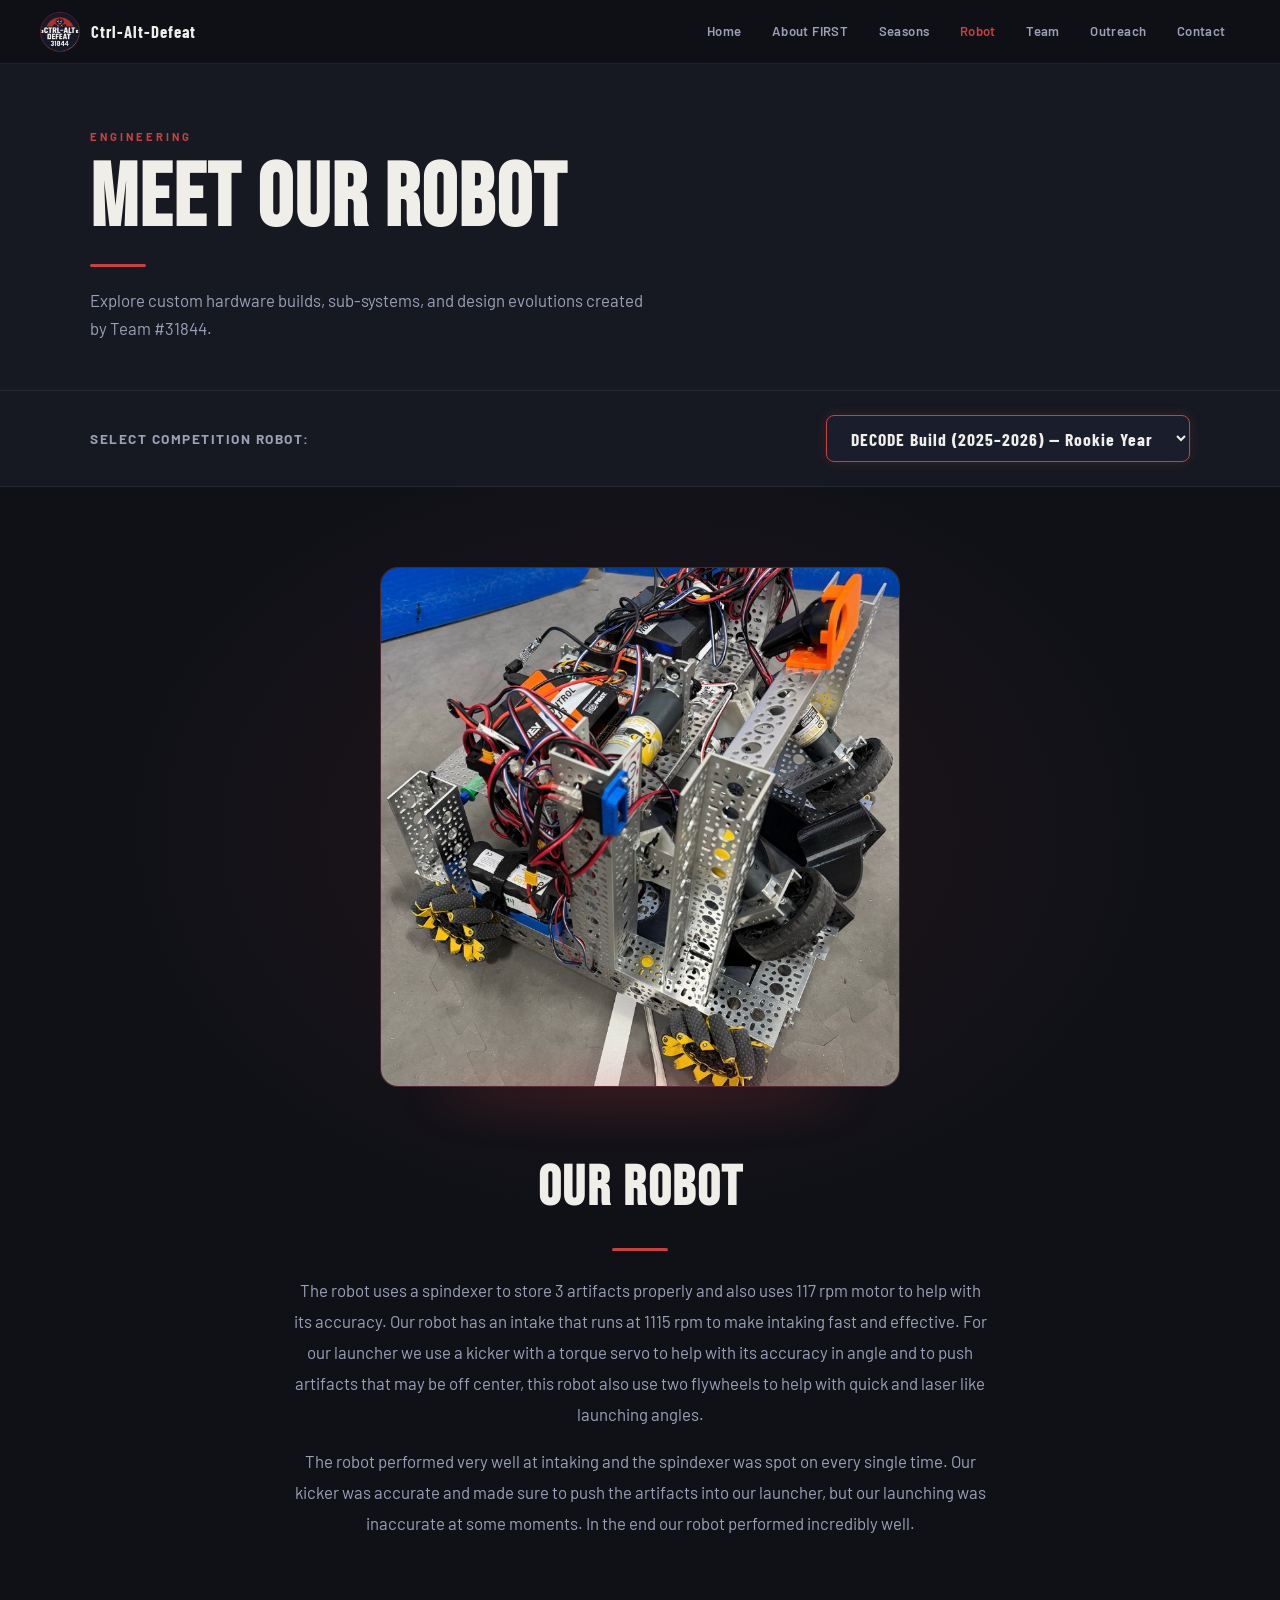
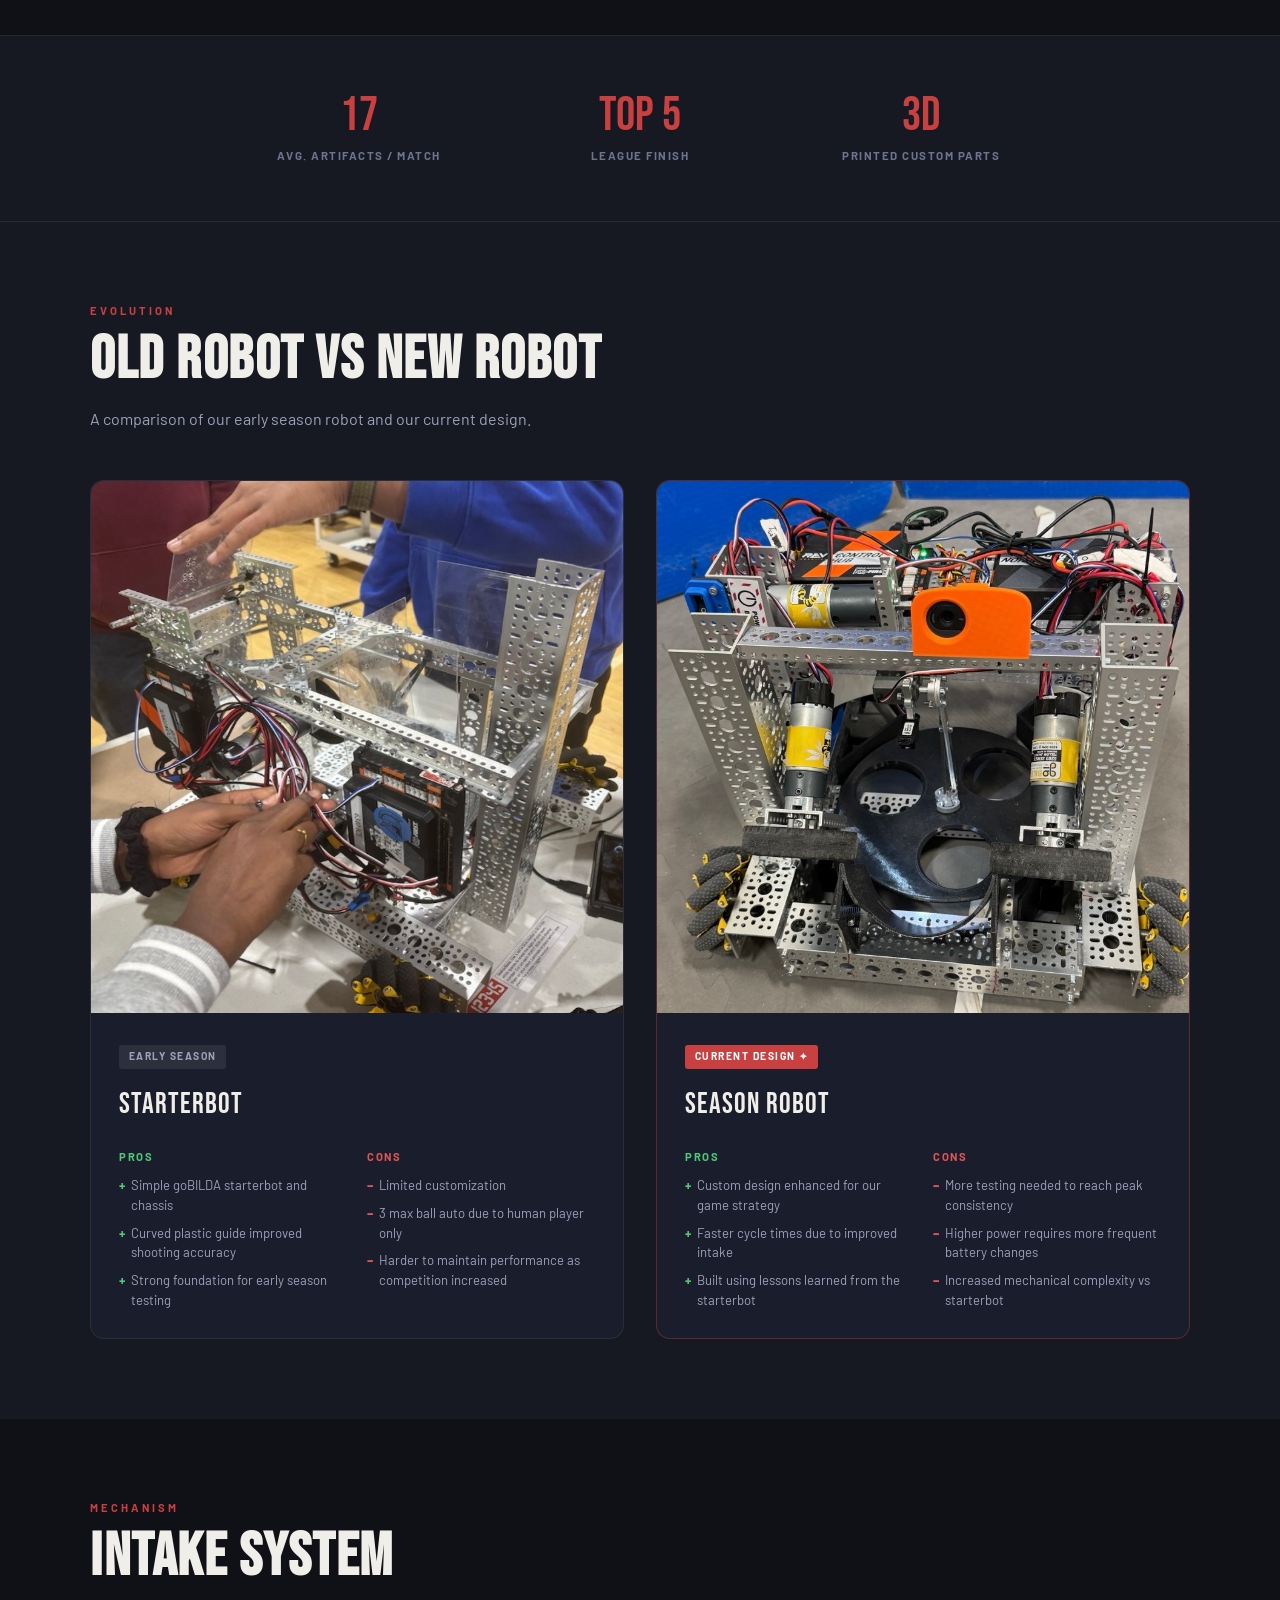
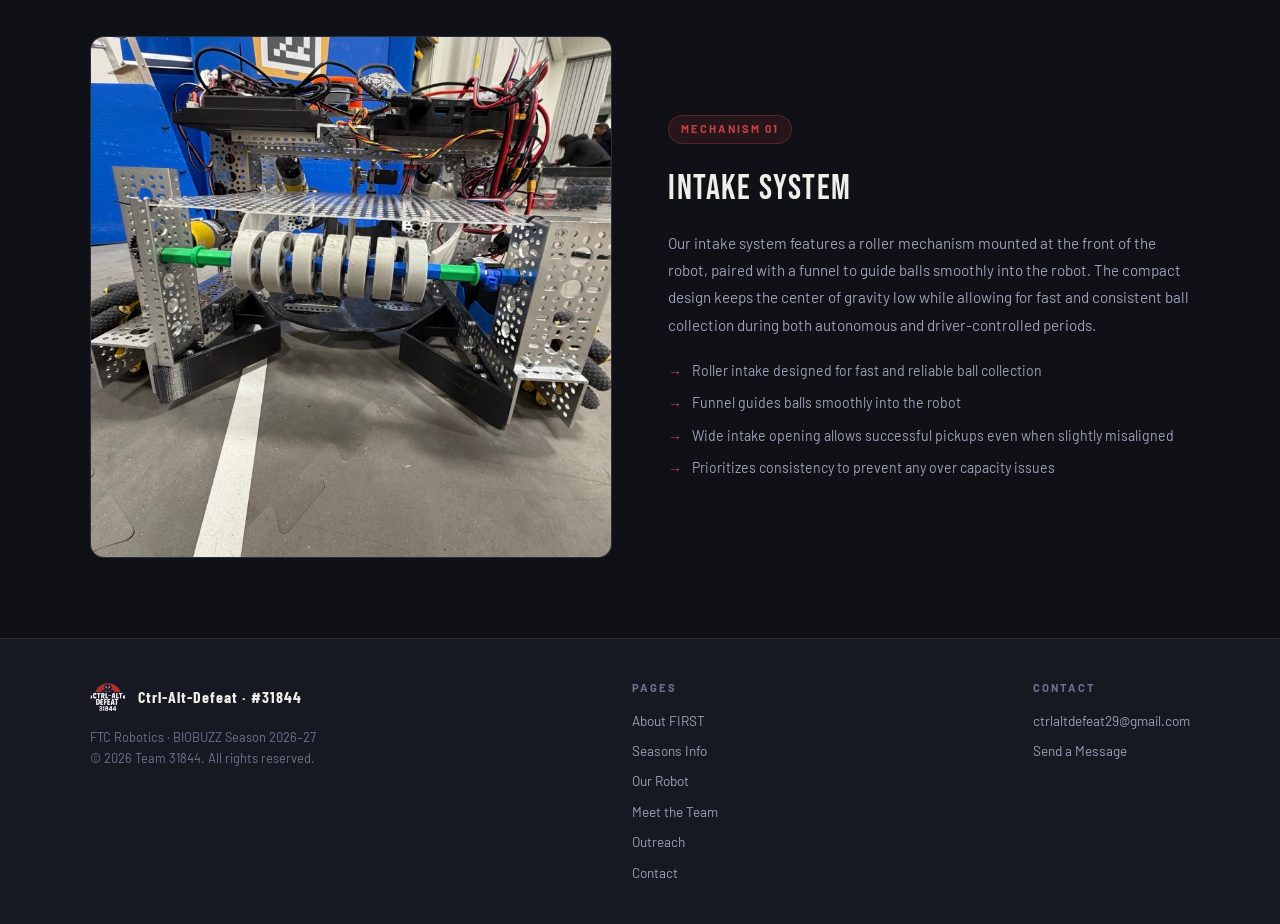
<file: robot.html>
<!DOCTYPE html>
<html lang="en">
<head>
  <meta charset="UTF-8"/>
  <meta name="viewport" content="width=device-width, initial-scale=1.0"/>
  <title>Meet Our Robot | Ctrl-Alt-Defeat #31844</title>
  <link rel="stylesheet" href="style.css"/>
  <style>
    .page-hero {
      padding: 4rem 2.5rem 3rem;
      background: var(--dark2);
      border-bottom: 1px solid var(--border);
    }
    .page-hero h1 { font-family: 'Bebas Neue', sans-serif; font-size: clamp(3rem, 7vw, 5.5rem); letter-spacing: 2px; line-height: 1; }
    .page-hero p { color: var(--muted2); font-size: 1.05rem; max-width: 560px; margin-top: 1rem; }
    .divider-red { width: 56px; height: 3px; background: var(--red); border-radius: 2px; margin: 1.25rem 0; }

    /* ── DROPDOWN SELECTOR BAR ── */
    .robot-selector-wrapper {
      background: var(--dark2);
      border-bottom: 1px solid var(--border);
      padding: 1.5rem 2.5rem;
    }
    .robot-selector-inner {
      max-width: 1100px;
      margin: 0 auto;
      display: flex;
      align-items: center;
      justify-content: space-between;
      gap: 1.5rem;
      flex-wrap: wrap;
    }
    .robot-select-label {
      font-size: 0.85rem;
      font-weight: 700;
      letter-spacing: 1.5px;
      text-transform: uppercase;
      color: var(--muted2);
    }
    .robot-dropdown {
      background: var(--card);
      color: var(--light);
      border: 1px solid var(--red);
      padding: 0.65rem 1.25rem;
      border-radius: 8px;
      font-family: 'Barlow Condensed', sans-serif;
      font-size: 1.1rem;
      font-weight: 700;
      letter-spacing: 1px;
      cursor: pointer;
      outline: none;
      box-shadow: 0 0 12px rgba(201, 64, 64, 0.2);
      transition: border-color 0.2s, box-shadow 0.2s;
    }

    /* ── ROBOT PANELS TOGGLE ── */
    .robot-panel {
      display: none;
    }
    .robot-panel.active {
      display: block;
    }

    /* ── MAIN ROBOT ── */
    .robot-hero {
      display: flex; flex-direction: column; align-items: center;
      text-align: center; padding: 5rem 2.5rem;
      background: var(--dark); position: relative; overflow: hidden;
    }
    .robot-hero::before {
      content: ''; position: absolute; inset: 0;
      background: radial-gradient(ellipse 60% 50% at 50% 30%, rgba(201,64,64,0.1) 0%, transparent 70%);
      pointer-events: none;
    }
    .robot-photo-wrap { position: relative; width: 520px; max-width: 100%; margin-bottom: 3.5rem; z-index: 1; }
    .robot-photo-wrap::after {
      content: ''; position: absolute; bottom: -24px; left: 10%; right: 10%;
      height: 40px; background: rgba(201,64,64,0.2);
      filter: blur(20px); border-radius: 50%;
    }
    .robot-photo-box {
      width: 100%; aspect-ratio: 1/1; border-radius: 18px;
      background: var(--card); border: 1px solid rgba(201,64,64,0.25);
      overflow: hidden;
    }
    .robot-photo-box img { width: 100%; height: 100%; object-fit: cover; display: block; }
    .robot-text { max-width: 700px; z-index: 1; }
    .robot-text h2 { font-family: 'Bebas Neue', sans-serif; font-size: clamp(2.2rem, 5vw, 3.5rem); letter-spacing: 2px; margin-bottom: 0.5rem; }
    .robot-text .divider-red { margin: 0.75rem auto 1.5rem; }
    .robot-text p { color: var(--muted2); font-size: 1.05rem; line-height: 1.85; margin-bottom: 1rem; }

    /* ── CENTERED STATS BAR (3 ITEMS) ── */
    .stats-section { background: var(--dark2); border-top: 1px solid var(--border); border-bottom: 1px solid var(--border); }
    .stats-inner { 
      max-width: 900px; 
      margin: 0 auto; 
      padding: 2.5rem; 
      display: grid; 
      grid-template-columns: repeat(3, 1fr); 
      gap: 1.5rem; 
      justify-content: center;
      align-items: center;
    }
    .stat-card { text-align: center; padding: 1rem; }
    .stat-num { font-family: 'Bebas Neue', sans-serif; font-size: 3rem; color: var(--red); line-height: 1; }
    .stat-lbl { font-size: 0.72rem; font-weight: 700; letter-spacing: 1.5px; text-transform: uppercase; color: var(--muted); margin-top: 0.35rem; }

    /* ── COMPARISON ── */
    .comparison-section { padding: 5rem 2.5rem; background: var(--dark2); }
    .comparison-grid { display: grid; grid-template-columns: 1fr 1fr; gap: 2rem; margin-top: 3rem; }
    .comp-card { background: var(--card); border: 1px solid var(--border); border-radius: 14px; overflow: hidden; transition: border-color 0.2s, transform 0.2s; }
    .comp-card:hover { transform: translateY(-4px); }
    .comp-card.new { border-color: rgba(201,64,64,0.35); }
    .comp-img {
      width: 100%; aspect-ratio: 1/1;
      overflow: hidden; background: var(--dark3);
    }
    .comp-img img { width: 100%; height: 100%; object-fit: cover; display: block; }
    .comp-body { padding: 1.75rem; }
    .comp-badge { display: inline-block; font-size: 0.65rem; font-weight: 700; letter-spacing: 1.5px; text-transform: uppercase; padding: 0.2rem 0.6rem; border-radius: 3px; margin-bottom: 0.75rem; }
    .comp-badge.old { background: rgba(255,255,255,0.08); color: var(--muted2); }
    .comp-badge.new { background: var(--red); color: #fff; }
    .comp-title { font-family: 'Bebas Neue', sans-serif; font-size: 1.8rem; letter-spacing: 1px; margin-bottom: 1.25rem; }
    .pros-cons { display: grid; grid-template-columns: 1fr 1fr; gap: 1.25rem; }
    .pros h4 { font-size: 0.7rem; font-weight: 700; letter-spacing: 1.5px; text-transform: uppercase; color: #50c878; margin-bottom: 0.6rem; }
    .cons h4 { font-size: 0.7rem; font-weight: 700; letter-spacing: 1.5px; text-transform: uppercase; color: #e05555; margin-bottom: 0.6rem; }
    .pros ul, .cons ul { list-style: none; display: flex; flex-direction: column; gap: 0.5rem; }
    .pros ul li, .cons ul li { font-size: 0.82rem; color: var(--muted2); line-height: 1.5; display: flex; gap: 0.4rem; align-items: flex-start; }
    .pros ul li::before { content: '+'; color: #50c878; font-weight: 700; flex-shrink: 0; }
    .cons ul li::before { content: '−'; color: #e05555; font-weight: 700; flex-shrink: 0; }

    /* ── INTAKE ── */
    .intake-section { padding: 5rem 2.5rem; background: var(--dark); }
    .intake-grid { display: grid; grid-template-columns: 1fr 1fr; gap: 3.5rem; align-items: center; margin-top: 3rem; }
    .intake-img {
      width: 100%; aspect-ratio: 1/1;
      border-radius: 14px; background: var(--card);
      border: 1px solid var(--border); overflow: hidden;
    }
    .intake-img img { width: 100%; height: 100%; object-fit: cover; display: block; }
    .sub-tag { display: inline-block; background: rgba(201,64,64,0.12); border: 1px solid rgba(201,64,64,0.3); color: var(--red); font-size: 0.7rem; font-weight: 700; letter-spacing: 2px; text-transform: uppercase; padding: 0.25rem 0.75rem; border-radius: 100px; margin-bottom: 1rem; }
    .sub-title { font-family: 'Bebas Neue', sans-serif; font-size: 2.2rem; letter-spacing: 1.5px; margin-bottom: 0.75rem; }
    .sub-desc { color: var(--muted2); font-size: 0.95rem; line-height: 1.8; margin-bottom: 1.25rem; }
    .sub-bullets { list-style: none; display: flex; flex-direction: column; gap: 0.5rem; }
    .sub-bullets li { display: flex; align-items: flex-start; gap: 0.6rem; font-size: 0.88rem; color: var(--muted2); }
    .sub-bullets li::before { content: '→'; color: var(--red); font-weight: 700; flex-shrink: 0; margin-top: 1px; }

    /* FOOTER */
    footer { background: var(--dark2); border-top: 1px solid var(--border); padding: 2.5rem; }
    .footer-inner { max-width: 1100px; margin: 0 auto; display: flex; align-items: flex-start; justify-content: space-between; gap: 2rem; flex-wrap: wrap; }
    .footer-brand { display: flex; align-items: center; gap: 0.75rem; margin-bottom: 0.75rem; }
    .footer-logo { width: 36px; height: 36px; border-radius: 50%; object-fit: cover; }
    .footer-name { font-family: 'Barlow Condensed', sans-serif; font-weight: 700; font-size: 1rem; letter-spacing: 1px; }
    .footer-copy { font-size: 0.8rem; color: var(--muted); }
    .footer-links { display: flex; flex-direction: column; gap: 0.5rem; }
    .footer-links a { color: var(--muted2); text-decoration: none; font-size: 0.85rem; transition: color 0.2s; }
    .footer-links a:hover { color: var(--light); }
    .footer-col-title { font-size: 0.7rem; font-weight: 700; letter-spacing: 2px; text-transform: uppercase; color: var(--muted); margin-bottom: 0.75rem; }

    @media(max-width: 768px) {
      .stats-inner { grid-template-columns: 1fr; max-width: 400px; }
      .comparison-grid { grid-template-columns: 1fr; }
      .intake-grid { grid-template-columns: 1fr; }
      .robot-hero { padding: 3.5rem 1.25rem; }
      .comparison-section, .intake-section { padding: 4rem 1.25rem; }
      .page-hero { padding: 3rem 1.25rem 2rem; }
      .robot-selector-wrapper { padding: 1.25rem; }
    }
  </style>
</head>
<body>
<div class="page">

  <nav>
    <a class="nav-brand" href="index.html">
      <img class="nav-logo" src="logo.png" alt="Logo">
      <span class="nav-name">Ctrl-Alt-Defeat</span>
    </a>
    <ul class="nav-links">
      <li><a href="index.html">Home</a></li>
      <li><a href="about.html">About FIRST</a></li>
      <li><a href="season.html">Seasons</a></li>
      <li><a href="robot.html" class="active">Robot</a></li>
      <li><a href="team.html">Team</a></li>
      <li><a href="outreach.html">Outreach</a></li>
      <li><a href="contact.html">Contact</a></li>
    </ul>
    <button class="hamburger" onclick="document.getElementById('mob').classList.toggle('open')">
      <span></span><span></span><span></span>
    </button>
  </nav>
  <div class="mobile-menu" id="mob">
    <a href="index.html">Home</a>
    <a href="about.html">About FIRST</a>
    <a href="season.html">Seasons</a>
    <a href="robot.html">Robot</a>
    <a href="team.html">Team</a>
    <a href="outreach.html">Outreach</a>
    <a href="contact.html">Contact</a>
  </div>

  <div class="page-hero">
    <div class="container">
      <div class="section-label">Engineering</div>
      <h1>Meet Our Robot</h1>
      <div class="divider-red"></div>
      <p>Explore custom hardware builds, sub-systems, and design evolutions created by Team #31844.</p>
    </div>
  </div>

  <!-- DROPDOWN ROBOT SELECTOR BAR -->
  <div class="robot-selector-wrapper">
    <div class="robot-selector-inner">
      <span class="robot-select-label">Select Competition Robot:</span>
      <select class="robot-dropdown" id="robotSelect" onchange="switchRobot(this.value)">
        <option value="biobuzz">BIOBUZZ Build (2026–2027) — Current</option>
        <option value="decode" selected>DECODE Build (2025–2026) — Rookie Year</option>
      </select>
    </div>
  </div>

  <!-- ==================== ROBOT TAB 1: BIOBUZZ (CURRENT SEASON - EMPTY PLACEHOLDER) ==================== -->
  <div class="robot-panel" id="panel-biobuzz">
    <div class="robot-hero">
      <div class="robot-text">
        <h2>BIOBUZZ Robot</h2>
        <div class="divider-red"></div>
        <p>Our current season robot is actively being designed, prototyped, and tested for the BIOBUZZ 2026–2027 campaign!</p>
        <p>Stay tuned — photos, specs, and subsystem breakdowns will be posted here as hardware testing concludes.</p>
      </div>
    </div>
  </div>

  <!-- ==================== ROBOT TAB 2: DECODE (ROOKIE YEAR - YOUR ORIGINAL BUILD) ==================== -->
  <div class="robot-panel active" id="panel-decode">

    <!-- MAIN ROBOT + DESCRIPTION -->
    <div class="robot-hero">
      <div class="robot-photo-wrap">
        <div class="robot-photo-box">
          <img src="robot.jpg" alt="Our Robot">
        </div>
      </div>
      <div class="robot-text">
        <h2>Our Robot</h2>
        <div class="divider-red"></div>
        <!-- ✏️ Write your overall robot description here -->
        <p>The robot uses a spindexer to store 3 artifacts properly and also uses 117 rpm motor to help with its accuracy. Our robot has an intake that runs at 1115 rpm to make intaking fast and effective. For our launcher we use a kicker with a torque servo to help with its accuracy in angle and to push artifacts that may be off center, this robot also use two flywheels to help with quick and laser like launching angles.</p>
        <p>The robot performed very well at intaking and the spindexer was spot on every single time. Our kicker was accurate and made sure to push the artifacts into our launcher, but our launching was inaccurate at some moments. In the end our robot performed incredibly well.</p>
      </div>
    </div>

    <!-- STATS (3 ITEMS CENTERED ALIGNED, JAVA REMOVED) -->
    <div class="stats-section">
      <div class="stats-inner">
        <div class="stat-card">
          <div class="stat-num">17</div>
          <div class="stat-lbl">Avg. Artifacts / Match</div>
        </div>
        <div class="stat-card">
          <div class="stat-num">Top 5</div>
          <div class="stat-lbl">League Finish</div>
        </div>
        <div class="stat-card">
          <div class="stat-num">3D</div>
          <div class="stat-lbl">Printed Custom Parts</div>
        </div>
      </div>
    </div>

    <!-- OLD VS NEW COMPARISON -->
    <div class="comparison-section">
      <div class="container">
        <div class="section-label">Evolution</div>
        <h2 class="section-title">Old Robot vs New Robot</h2>
        <p class="section-sub">A comparison of our early season robot and our current design.</p>

        <div class="comparison-grid">
          <div class="comp-card">
            <div class="comp-img">
              <img src="robot_old.jpg" alt="Old Robot">
            </div>
            <div class="comp-body">
              <span class="comp-badge old">Early Season</span>
              <div class="comp-title">Starterbot</div>
              <div class="pros-cons">
                <div class="pros">
                  <h4>Pros</h4>
                  <ul>
                    <li>Simple goBILDA starterbot and chassis</li>
                    <li>Curved plastic guide improved shooting accuracy</li>
                    <li>Strong foundation for early season testing</li>
                  </ul>
                </div>
                <div class="cons">
                  <h4>Cons</h4>
                  <ul>
                    <li>Limited customization</li>
                    <li>3 max ball auto due to human player only</li>
                    <li>Harder to maintain performance as competition increased</li>
                  </ul>
                </div>
              </div>
            </div>
          </div>

          <div class="comp-card new">
            <div class="comp-img">
              <img src="robot_new.jpg" alt="Current Robot">
            </div>
            <div class="comp-body">
              <span class="comp-badge new">Current Design ✦</span>
              <div class="comp-title">Season Robot</div>
              <div class="pros-cons">
                <div class="pros">
                  <h4>Pros</h4>
                  <ul>
                    <li>Custom design enhanced for our game strategy</li>
                    <li>Faster cycle times due to improved intake</li>
                    <li>Built using lessons learned from the starterbot</li>
                  </ul>
                </div>
                <div class="cons">
                  <h4>Cons</h4>
                  <ul>
                    <li>More testing needed to reach peak consistency</li>
                    <li>Higher power requires more frequent battery changes</li>
                    <li>Increased mechanical complexity vs starterbot</li>
                  </ul>
                </div>
              </div>
            </div>
          </div>
        </div>
      </div>
    </div>

    <!-- INTAKE SYSTEM -->
    <div class="intake-section">
      <div class="container">
        <div class="section-label">Mechanism</div>
        <h2 class="section-title">Intake System</h2>
        <div class="intake-grid">
          <div class="intake-img">
            <img src="robot_intake.jpg" alt="Intake System">
          </div>
          <div>
            <span class="sub-tag">Mechanism 01</span>
            <div class="sub-title">Intake System</div>
            <div class="sub-desc">Our intake system features a roller mechanism mounted at the front of the robot, paired with a funnel to guide balls smoothly into the robot. The compact design keeps the center of gravity low while allowing for fast and consistent ball collection during both autonomous and driver-controlled periods.</div>
            <ul class="sub-bullets">
              <li>Roller intake designed for fast and reliable ball collection</li>
              <li>Funnel guides balls smoothly into the robot</li>
              <li>Wide intake opening allows successful pickups even when slightly misaligned</li>
              <li>Prioritizes consistency to prevent any over capacity issues</li>
            </ul>
          </div>
        </div>
      </div>
    </div>

  </div> <!-- END DECODE PANEL -->

  <footer>
    <div class="footer-inner">
      <div>
        <div class="footer-brand">
          <img class="footer-logo" src="logo.png" alt="Logo">
          <span class="footer-name">Ctrl-Alt-Defeat · #31844</span>
        </div>
        <div class="footer-copy">FTC Robotics · BIOBUZZ Season 2026–27<br/>© 2026 Team 31844. All rights reserved.</div>
      </div>
      <div>
        <div class="footer-col-title">Pages</div>
        <div class="footer-links">
          <a href="about.html">About FIRST</a>
          <a href="season.html">Seasons Info</a>
          <a href="robot.html">Our Robot</a>
          <a href="team.html">Meet the Team</a>
          <a href="outreach.html">Outreach</a>
          <a href="contact.html">Contact</a>
        </div>
      </div>
      <div>
        <div class="footer-col-title">Contact</div>
        <div class="footer-links">
          <a href="mailto:ctrlaltdefeat29@gmail.com">ctrlaltdefeat29@gmail.com</a>
          <a href="contact.html">Send a Message</a>
        </div>
      </div>
    </div>
  </footer>

</div>

<script>
  function switchRobot(robotKey) {
    document.querySelectorAll('.robot-panel').forEach(panel => {
      panel.classList.remove('active');
    });
    const activePanel = document.getElementById('panel-' + robotKey);
    if (activePanel) {
      activePanel.classList.add('active');
    }
  }
</script>

</body>
</html>
</file>
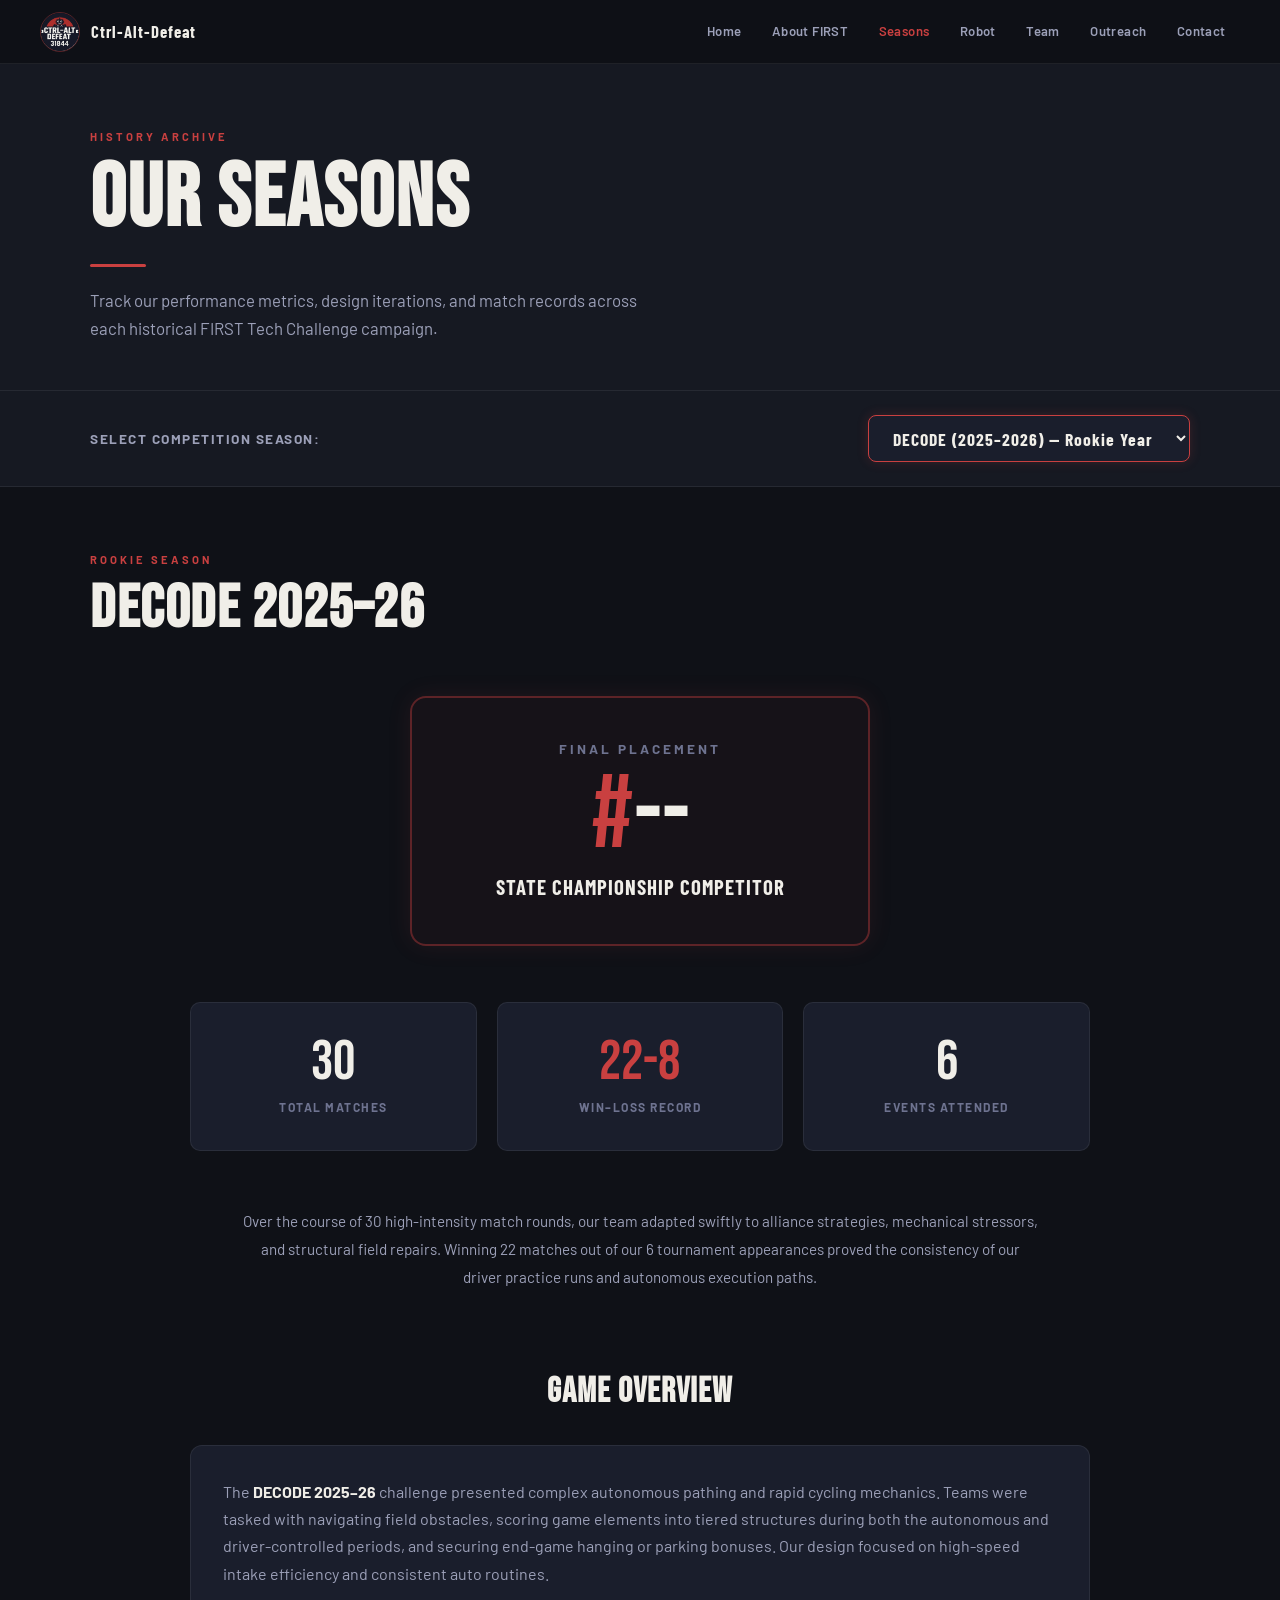
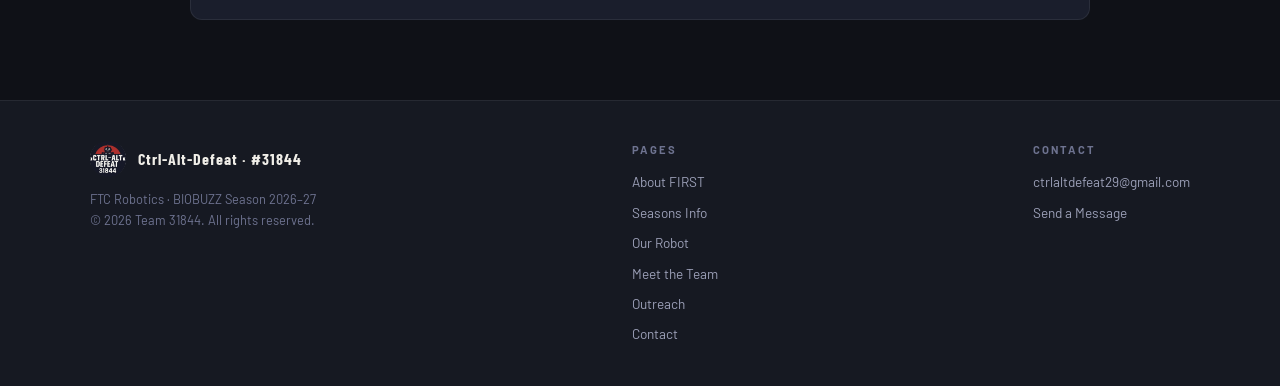
<file: season.html>
<!DOCTYPE html>
<html lang="en">
<head>
  <meta charset="UTF-8"/>
  <meta name="viewport" content="width=device-width, initial-scale=1.0"/>
  <title>Our Seasons | Ctrl-Alt-Defeat #31844</title>
  <link rel="stylesheet" href="style.css"/>
  <style>
    .page-hero {
      padding: 4rem 2.5rem 3rem;
      background: var(--dark2);
      border-bottom: 1px solid var(--border);
    }
    .page-hero h1 { font-family: 'Bebas Neue', sans-serif; font-size: clamp(3rem, 7vw, 5.5rem); letter-spacing: 2px; line-height: 1; }
    .page-hero p { color: var(--muted2); font-size: 1.05rem; max-width: 560px; margin-top: 1rem; }
    .divider-red { width: 56px; height: 3px; background: var(--red); border-radius: 2px; margin: 1.25rem 0; }

    /* ── DROPDOWN SELECTOR BAR ── */
    .season-selector-wrapper {
      background: var(--dark2);
      border-bottom: 1px solid var(--border);
      padding: 1.5rem 2.5rem;
    }
    .season-selector-inner {
      max-width: 1100px;
      margin: 0 auto;
      display: flex;
      align-items: center;
      justify-content: space-between;
      gap: 1.5rem;
      flex-wrap: wrap;
    }
    .season-select-label {
      font-size: 0.85rem;
      font-weight: 700;
      letter-spacing: 1.5px;
      text-transform: uppercase;
      color: var(--muted2);
    }
    .season-dropdown {
      background: var(--card);
      color: var(--light);
      border: 1px solid var(--red);
      padding: 0.65rem 1.25rem;
      border-radius: 8px;
      font-family: 'Barlow Condensed', sans-serif;
      font-size: 1.1rem;
      font-weight: 700;
      letter-spacing: 1px;
      cursor: pointer;
      outline: none;
      box-shadow: 0 0 12px rgba(201, 64, 64, 0.2);
      transition: border-color 0.2s, box-shadow 0.2s;
    }

    /* ── SEASON PANELS TOGGLE ── */
    .season-panel {
      display: none;
      padding: 4rem 2.5rem 5rem;
      background: var(--dark);
    }
    .season-panel.active {
      display: block;
    }

    /* ── RANKING SHOWCASE ── */
    .ranking-showcase {
      text-align: center;
      margin: 3.5rem auto;
      max-width: 460px;
      background: rgba(201, 64, 64, 0.04);
      border: 2px solid rgba(201, 64, 64, 0.4);
      padding: 2.5rem 2rem;
      border-radius: 16px;
      box-shadow: 0 0 25px rgba(201, 64, 64, 0.1);
    }
    .ranking-showcase .rank-lbl {
      font-size: 0.85rem;
      font-weight: 700;
      letter-spacing: 3px;
      text-transform: uppercase;
      color: var(--muted);
      margin-bottom: 0.5rem;
    }
    .ranking-showcase .rank-num {
      font-family: 'Bebas Neue', sans-serif;
      font-size: 6.5rem;
      color: var(--light);
      line-height: 0.9;
      margin-bottom: 0.5rem;
    }
    .ranking-showcase .rank-num span { color: var(--red); }
    .ranking-showcase .rank-context {
      font-family: 'Barlow Condensed', sans-serif;
      font-size: 1.3rem;
      font-weight: 700;
      letter-spacing: 1px;
      color: var(--light);
      text-transform: uppercase;
    }

    /* ── STATS GRID ── */
    .season-stats-grid {
      display: grid;
      grid-template-columns: repeat(3, 1fr);
      gap: 1.25rem;
      margin-top: 3.5rem;
      max-width: 900px;
      margin-left: auto;
      margin-right: auto;
    }
    .season-stat-card {
      background: var(--card);
      border: 1px solid var(--border);
      border-radius: 10px;
      padding: 2rem;
      text-align: center;
    }
    .season-stat-card .stat-num {
      font-family: 'Bebas Neue', sans-serif;
      font-size: 3.5rem;
      color: var(--light);
      line-height: 1;
    }
    .season-stat-card .stat-lbl {
      font-size: 0.75rem;
      font-weight: 700;
      letter-spacing: 1.5px;
      text-transform: uppercase;
      color: var(--muted);
      margin-top: 0.4rem;
    }
    .season-summary {
      color: var(--muted2);
      margin-top: 3.5rem;
      font-size: 0.95rem;
      line-height: 1.85;
      max-width: 800px;
      margin-left: auto;
      margin-right: auto;
      text-align: center;
    }

    /* ── GAME OVERVIEW BLOCK ── */
    .content-block {
      max-width: 900px;
      margin: 4.5rem auto 0;
    }
    .content-block h3 {
      font-family: 'Bebas Neue', sans-serif;
      font-size: 2.2rem;
      letter-spacing: 1px;
      color: var(--light);
      margin-bottom: 1.5rem;
      text-align: center;
    }
    .game-overview-card {
      background: var(--card);
      border: 1px solid var(--border);
      border-radius: 12px;
      padding: 2rem;
      line-height: 1.7;
      color: var(--muted2);
    }
    .game-overview-card strong { color: var(--light); }

    @media(max-width: 768px) {
      .season-stats-grid { grid-template-columns: 1fr; max-width: 400px; }
      .ranking-showcase { max-width: 90%; padding: 2rem 1rem; }
      .ranking-showcase .rank-num { font-size: 4.5rem; }
      .season-panel { padding: 3rem 1.25rem; }
      .page-hero { padding: 3rem 1.25rem 2rem; }
      .season-selector-wrapper { padding: 1.25rem; }
    }
  </style>
</head>
<body>
<div class="page">

  <!-- NAVIGATION -->
  <nav>
    <a class="nav-brand" href="index.html">
      <img class="nav-logo" src="logo.png" alt="Logo">
      <span class="nav-name">Ctrl-Alt-Defeat</span>
    </a>
    <ul class="nav-links">
      <li><a href="index.html">Home</a></li>
      <li><a href="about.html">About FIRST</a></li>
      <li><a href="season.html" class="active">Seasons</a></li>
      <li><a href="robot.html">Robot</a></li>
      <li><a href="team.html">Team</a></li>
      <li><a href="outreach.html">Outreach</a></li>
      <li><a href="contact.html">Contact</a></li>
    </ul>
    <button class="hamburger" onclick="document.getElementById('mob').classList.toggle('open')">
      <span></span><span></span><span></span>
    </button>
  </nav>
  <div class="mobile-menu" id="mob">
    <a href="index.html">Home</a>
    <a href="about.html">About FIRST</a>
    <a href="season.html">Seasons</a>
    <a href="robot.html">Robot</a>
    <a href="team.html">Team</a>
    <a href="outreach.html">Outreach</a>
    <a href="contact.html">Contact</a>
  </div>

  <!-- HERO HEADER -->
  <div class="page-hero">
    <div class="container">
      <div class="section-label">History Archive</div>
      <h1>Our Seasons</h1>
      <div class="divider-red"></div>
      <p>Track our performance metrics, design iterations, and match records across each historical FIRST Tech Challenge campaign.</p>
    </div>
  </div>

  <!-- DROPDOWN SEASON SWITCHER BAR -->
  <div class="season-selector-wrapper">
    <div class="season-selector-inner">
      <span class="season-select-label">Select Competition Season:</span>
      <select class="season-dropdown" id="seasonSelect" onchange="switchSeason(this.value)">
        <option value="biobuzz">BIOBUZZ (2026–2027) — Current</option>
        <option value="decode" selected>DECODE (2025–2026) — Rookie Year</option>
      </select>
    </div>
  </div>

  <!-- SEASON PANEL 1: BIOBUZZ 2026-27 (CURRENT - EMPTY PLACEHOLDERS) -->
  <section class="season-panel" id="panel-biobuzz">
    <div class="container">
      <div class="section-label">Current Season</div>
      <h2 class="section-title">BIOBUZZ 2026–27</h2>

      <div class="ranking-showcase">
        <div class="rank-lbl">Current Ranking</div>
        <div class="rank-num"><span>#</span>--</div>
        <div class="rank-context">Qualifier Competitor</div>
      </div>

      <div class="season-stats-grid">
        <div class="season-stat-card">
          <div class="stat-num">--</div>
          <div class="stat-lbl">Total Matches</div>
        </div>
        <div class="season-stat-card">
          <div class="stat-num" style="color: var(--red);">-- - --</div>
          <div class="stat-lbl">Win–Loss Record</div>
        </div>
        <div class="season-stat-card">
          <div class="stat-num">--</div>
          <div class="stat-lbl">Events Attended</div>
        </div>
      </div>

      <p class="season-summary">
        We are actively engineering and refining our <a href="robot.html" style="color: var(--red); text-decoration: none;">BIOBUZZ robot</a> and autonomous pathing for upcoming qualifier matches. Match records and stats will populate as tournament play begins!
      </p>
    </div>
  </section>

  <!-- SEASON PANEL 2: DECODE 2025-26 (ROOKIE YEAR) -->
  <section class="season-panel active" id="panel-decode">
    <div class="container">
      <div class="section-label">Rookie Season</div>
      <h2 class="section-title">DECODE 2025–26</h2>

      <!-- MASSIVE CENTRAL RANKING DISPLAY -->
      <div class="ranking-showcase">
        <div class="rank-lbl">Final Placement</div>
        <div class="rank-num"><span>#</span>--</div>
        <div class="rank-context">State Championship Competitor</div>
      </div>

      <!-- HARDCODED METRICS GRID -->
      <div class="season-stats-grid">
        <div class="season-stat-card">
          <div class="stat-num">30</div>
          <div class="stat-lbl">Total Matches</div>
        </div>
        <div class="season-stat-card">
          <div class="stat-num" style="color: var(--red);">22-8</div>
          <div class="stat-lbl">Win–Loss Record</div>
        </div>
        <div class="season-stat-card">
          <div class="stat-num">6</div>
          <div class="stat-lbl">Events Attended</div>
        </div>
      </div>

      <p class="season-summary">
        Over the course of 30 high-intensity match rounds, our team adapted swiftly to alliance strategies, mechanical stressors, and structural field repairs. Winning 22 matches out of our 6 tournament appearances proved the consistency of our driver practice runs and autonomous execution paths.
      </p>

      <!-- GAME OVERVIEW -->
      <div class="content-block">
        <h3>Game Overview</h3>
        <div class="game-overview-card">
          <p>The <strong>DECODE 2025–26</strong> challenge presented complex autonomous pathing and rapid cycling mechanics. Teams were tasked with navigating field obstacles, scoring game elements into tiered structures during both the autonomous and driver-controlled periods, and securing end-game hanging or parking bonuses. Our design focused on high-speed intake efficiency and consistent auto routines.</p>
        </div>
      </div>

    </div>
  </section>

  <!-- FOOTER -->
  <footer style="background: var(--dark2); border-top: 1px solid var(--border); padding: 2.5rem;">
    <div class="footer-inner">
      <div>
        <div class="footer-brand">
          <img class="footer-logo" src="logo.png" alt="Logo">
          <span class="footer-name">Ctrl-Alt-Defeat · #31844</span>
        </div>
        <div class="footer-copy">FTC Robotics · BIOBUZZ Season 2026–27<br/>© 2026 Team 31844. All rights reserved.</div>
      </div>
      <div>
        <div class="footer-col-title">Pages</div>
        <div class="footer-links">
          <a href="about.html">About FIRST</a>
          <a href="season.html">Seasons Info</a>
          <a href="robot.html">Our Robot</a>
          <a href="team.html">Meet the Team</a>
          <a href="outreach.html">Outreach</a>
          <a href="contact.html">Contact</a>
        </div>
      </div>
      <div>
        <div class="footer-col-title">Contact</div>
        <div class="footer-links">
          <a href="mailto:ctrlaltdefeat29@gmail.com">ctrlaltdefeat29@gmail.com</a>
          <a href="contact.html">Send a Message</a>
        </div>
      </div>
    </div>
  </footer>

</div>

<script>
  function switchSeason(seasonKey) {
    document.querySelectorAll('.season-panel').forEach(panel => {
      panel.classList.remove('active');
    });
    const activePanel = document.getElementById('panel-' + seasonKey);
    if (activePanel) {
      activePanel.classList.add('active');
    }
  }
</script>

</body>
</html>
</file>
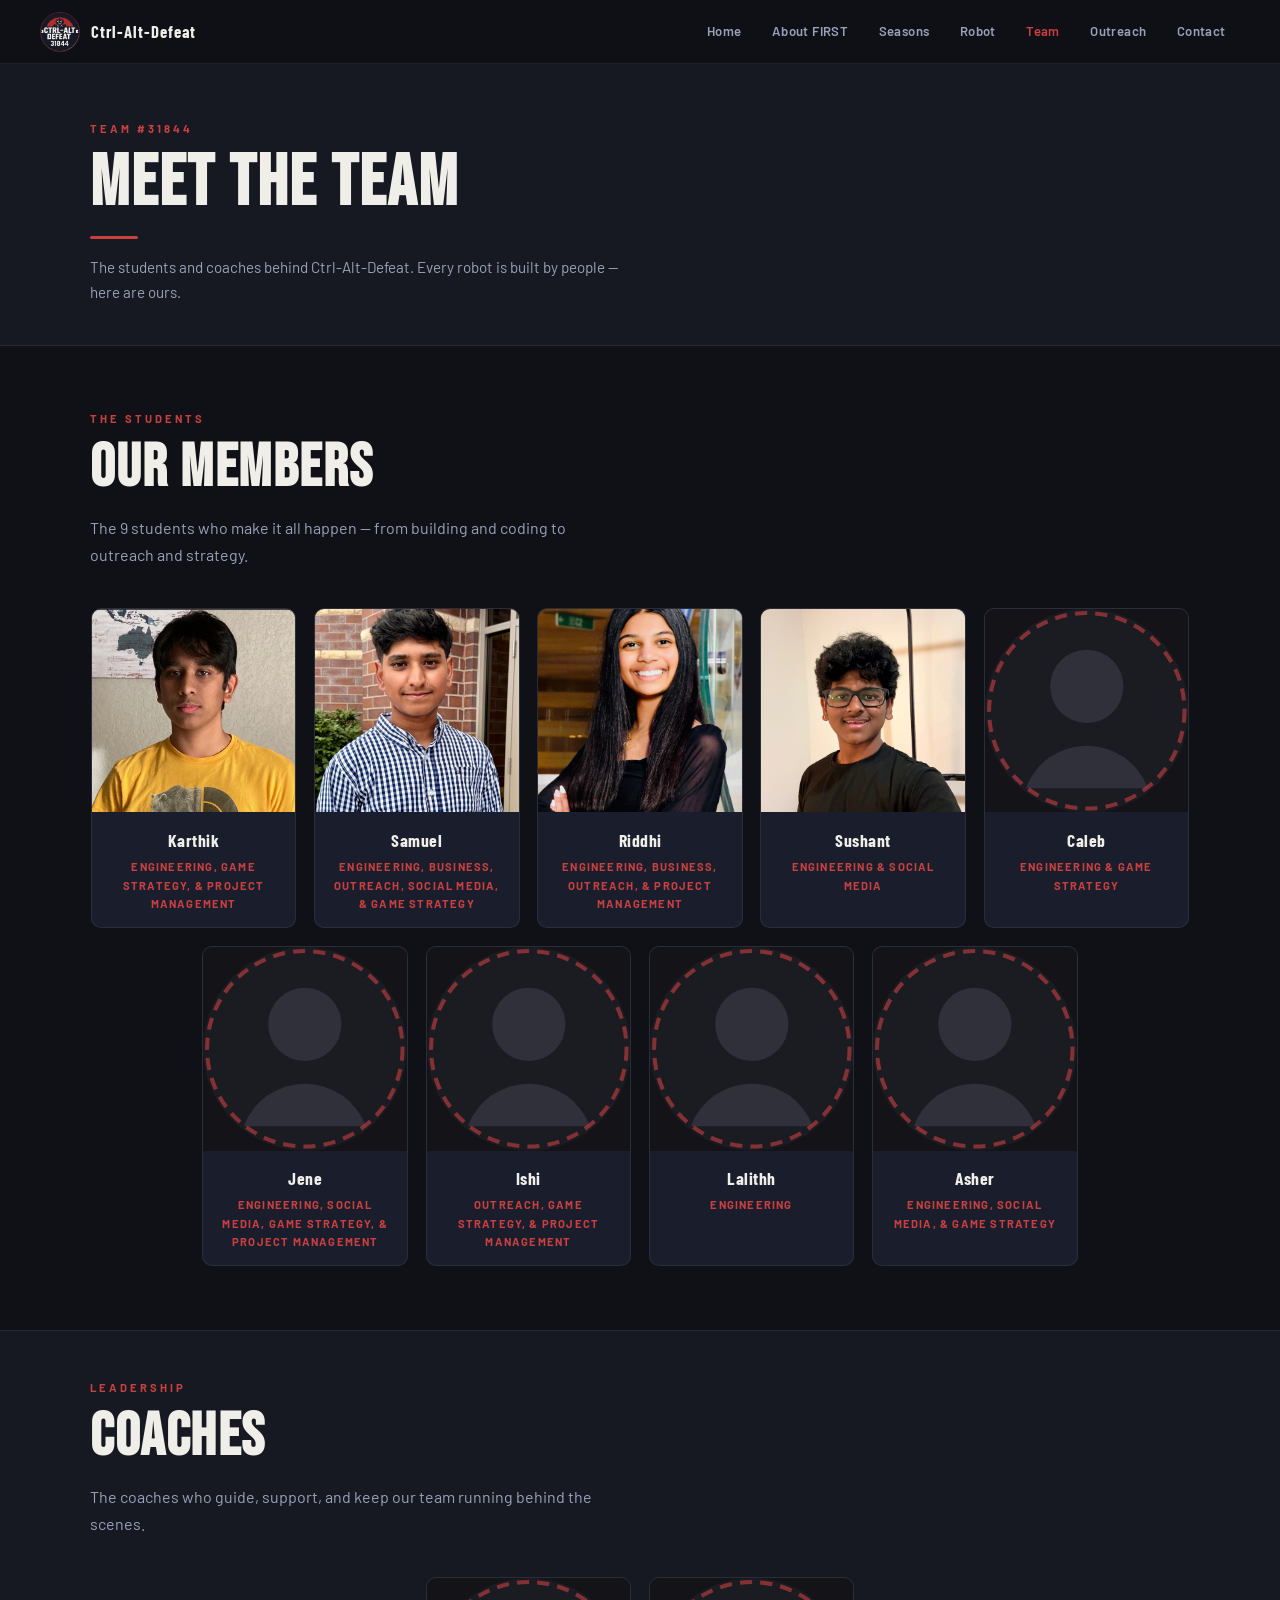
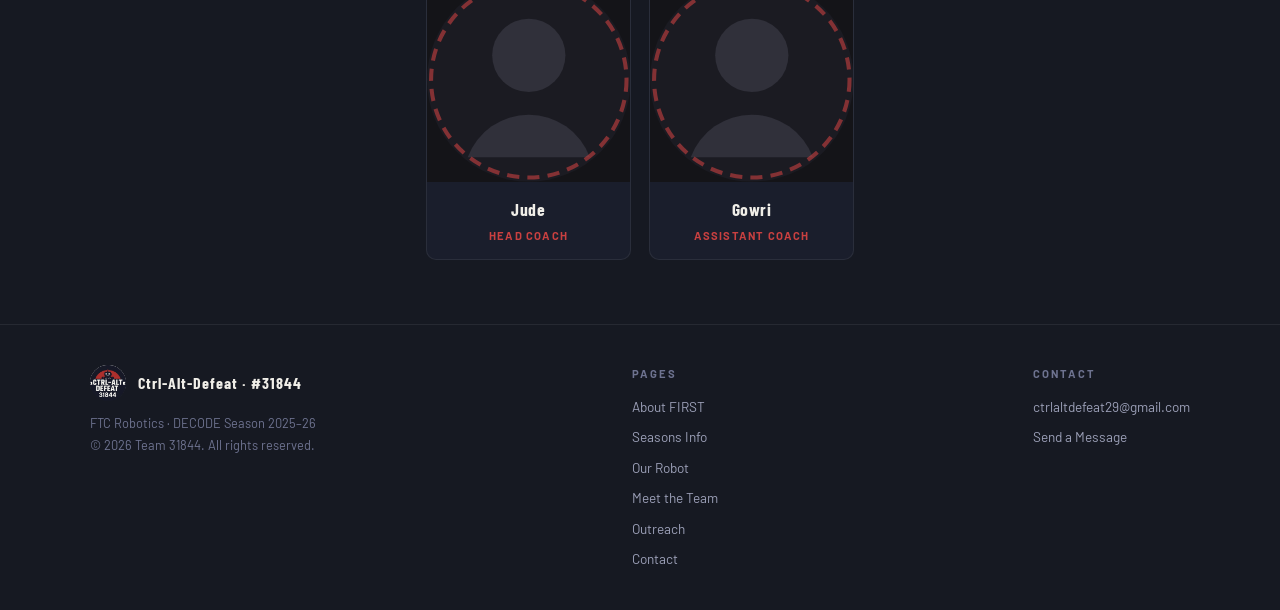
<file: team.html>
<!DOCTYPE html>
<html lang="en">
<head>
  <meta charset="UTF-8"/>
  <meta name="viewport" content="width=device-width, initial-scale=1.0"/>
  <title>Meet the Team | Ctrl-Alt-Defeat #31844</title>
  <link rel="stylesheet" href="style.css"/>
  <style>
    .page-hero {
      padding: 3.5rem 2.5rem 2.5rem;
      background: var(--dark2);
      border-bottom: 1px solid var(--border);
    }
    .page-hero h1 {
      font-family: 'Bebas Neue', sans-serif;
      font-size: clamp(2.5rem, 6vw, 4.5rem);
      letter-spacing: 2px; line-height: 1;
    }
    .page-hero p {
      color: var(--muted2); font-size: 0.95rem;
      max-width: 560px; margin-top: 0.75rem;
    }
    .divider-red {
      width: 48px; height: 3px;
      background: var(--red); border-radius: 2px;
      margin: 1rem 0;
    }

    .team-section { padding: 4rem 2.5rem; background: var(--dark); }
    .coaches-section { padding: 3rem 2.5rem 4rem; background: var(--dark2); border-top: 1px solid var(--border); }

    /* Flex container configured for centering cards */
    .members-grid, .coaches-grid {
      display: flex;
      flex-wrap: wrap;
      justify-content: center;
      gap: 1.1rem;
      margin-top: 2.5rem;
    }

    /* Fixed flex basis for uniform card sizes */
    .member-card {
      flex: 0 0 calc(20% - 0.9rem);
      max-width: calc(20% - 0.9rem);
      background: var(--card);
      border: 1px solid var(--border);
      border-radius: 10px;
      overflow: hidden;
      transition: border-color 0.25s, transform 0.25s;
    }
    .member-card:hover {
      border-color: rgba(201,64,64,0.4);
      transform: translateY(-4px);
    }

    /* Compact Photo & Info Styling */
    .member-photo {
      width: 100%; aspect-ratio: 1/1;
      background: var(--dark3);
      display: flex; align-items: center; justify-content: center;
      overflow: hidden;
    }
    .member-photo img { width: 100%; height: 100%; object-fit: cover; }

    .member-info { padding: 0.85rem 0.95rem; text-align: center; }
    .member-name {
      font-family: 'Barlow Condensed', sans-serif;
      font-size: 1.1rem; font-weight: 700;
      letter-spacing: 0.5px; margin-bottom: 0.2rem;
    }
    .member-role {
      font-size: 0.7rem; font-weight: 700;
      letter-spacing: 1.2px; text-transform: uppercase;
      color: var(--red);
    }

    footer { background: var(--dark2); border-top: 1px solid var(--border); padding: 2.5rem; }
    .footer-inner { max-width: 1100px; margin: 0 auto; display: flex; align-items: flex-start; justify-content: space-between; gap: 2rem; flex-wrap: wrap; }
    .footer-brand { display: flex; align-items: center; gap: 0.75rem; margin-bottom: 0.75rem; }
    .footer-logo { width: 36px; height: 36px; border-radius: 50%; object-fit: cover; }
    .footer-name { font-family: 'Barlow Condensed', sans-serif; font-weight: 700; font-size: 1rem; letter-spacing: 1px; }
    .footer-copy { font-size: 0.8rem; color: var(--muted); }
    .footer-links { display: flex; flex-direction: column; gap: 0.5rem; }
    .footer-links a { color: var(--muted2); text-decoration: none; font-size: 0.85rem; transition: color 0.2s; }
    .footer-links a:hover { color: var(--light); }
    .footer-col-title { font-size: 0.7rem; font-weight: 700; letter-spacing: 2px; text-transform: uppercase; color: var(--muted); margin-bottom: 0.75rem; }

    /* Responsive Breakpoints */
    @media(max-width: 1100px) {
      .member-card {
        flex: 0 0 calc(25% - 0.9rem);
        max-width: calc(25% - 0.9rem);
      }
    }
    @media(max-width: 850px) {
      .member-card {
        flex: 0 0 calc(33.333% - 0.9rem);
        max-width: calc(33.333% - 0.9rem);
      }
    }
    @media(max-width: 600px) {
      .member-card {
        flex: 0 0 calc(50% - 0.6rem);
        max-width: calc(50% - 0.6rem);
      }
      .team-section { padding: 3rem 1.25rem; }
      .coaches-section { padding: 2rem 1.25rem 3rem; }
      .page-hero { padding: 2.5rem 1.25rem 2rem; }
    }
  </style>
</head>
<body>
<div class="page">

  <nav>
    <a class="nav-brand" href="index.html">
      <img class="nav-logo" src="logo.png" alt="Logo">
      <span class="nav-name">Ctrl-Alt-Defeat</span>
    </a>
    <ul class="nav-links">
      <li><a href="index.html">Home</a></li>
      <li><a href="about.html">About FIRST</a></li>
      <li><a href="season.html">Seasons</a></li>
      <li><a href="robot.html">Robot</a></li>
      <li><a href="team.html" class="active">Team</a></li>
      <li><a href="outreach.html">Outreach</a></li>
      <li><a href="contact.html">Contact</a></li>
    </ul>
    <button class="hamburger" onclick="document.getElementById('mob').classList.toggle('open')">
      <span></span><span></span><span></span>
    </button>
  </nav>
  <div class="mobile-menu" id="mob">
    <a href="index.html">Home</a>
    <a href="about.html">About FIRST</a>
    <a href="season.html">Seasons</a>
    <a href="robot.html">Robot</a>
    <a href="team.html">Team</a>
    <a href="outreach.html">Outreach</a>
    <a href="contact.html">Contact</a>
  </div>

  <div class="page-hero">
    <div class="container">
      <div class="section-label">Team #31844</div>
      <h1>Meet the Team</h1>
      <div class="divider-red"></div>
      <p>The students and coaches behind Ctrl-Alt-Defeat. Every robot is built by people — here are ours.</p>
    </div>
  </div>

  <!-- STUDENTS (5 TOP, 4 CENTERED BOTTOM) -->
  <div class="team-section">
    <div class="container">
      <div class="section-label">The Students</div>
      <h2 class="section-title">Our Members</h2>
      <p class="section-sub">The 9 students who make it all happen — from building and coding to outreach and strategy.</p>

      <div class="members-grid">

        <!-- MEMBER 1 (PHOTO AVAILABLE) -->
        <div class="member-card">
          <div class="member-photo">
            <img src="member1.jpg" alt="Team Member" style="object-position: top;">
          </div>
          <div class="member-info">
            <div class="member-name">Karthik</div>
            <div class="member-role">Engineering, Game Strategy, & Project Management</div>
          </div>
        </div>

        <!-- MEMBER 2 (PHOTO AVAILABLE) -->
        <div class="member-card">
          <div class="member-photo">
            <img src="member2.jpg" alt="Team Member 2">
          </div>
          <div class="member-info">
            <div class="member-name">Samuel</div>
            <div class="member-role">Engineering, Business, Outreach, Social Media, & Game Strategy</div>
          </div>
        </div>

        <!-- MEMBER 3 (PHOTO AVAILABLE) -->
        <div class="member-card">
          <div class="member-photo">
            <img src="member3.jpg" alt="Team Member 3">
          </div>
          <div class="member-info">
            <div class="member-name">Riddhi</div>
            <div class="member-role">Engineering, Business, Outreach, & Project Management</div>
          </div>
        </div>

        <!-- MEMBER 4 (PHOTO AVAILABLE) -->
        <div class="member-card">
          <div class="member-photo">
            <img src="member4.jpg" alt="Team Member 4">
          </div>
          <div class="member-info">
            <div class="member-name">Sushant</div>
            <div class="member-role">Engineering & Social Media</div>
          </div>
        </div>

        <!-- MEMBER 5 (BLANK PLACEHOLDER) -->
        <div class="member-card">
          <div class="member-photo">
            <svg viewBox="0 0 100 100" xmlns="http://www.w3.org/2000/svg" style="width:100%; height:100%; background:#141418;">
              <circle cx="50" cy="50" r="50" fill="#1b1b22"/>
              <circle cx="50" cy="38" r="18" fill="#30303a"/>
              <path d="M 20 88 A 32 32 0 0 1 80 88 Z" fill="#30303a"/>
              <circle cx="50" cy="50" r="48" fill="none" stroke="#c94040" stroke-width="2" stroke-dasharray="6,4" opacity="0.6"/>
            </svg>
          </div>
          <div class="member-info">
            <div class="member-name">Caleb</div>
            <div class="member-role">Engineering & Game Strategy</div>
          </div>
        </div>

        <!-- MEMBER 6 (BLANK PLACEHOLDER) -->
        <div class="member-card">
          <div class="member-photo">
            <svg viewBox="0 0 100 100" xmlns="http://www.w3.org/2000/svg" style="width:100%; height:100%; background:#141418;">
              <circle cx="50" cy="50" r="50" fill="#1b1b22"/>
              <circle cx="50" cy="38" r="18" fill="#30303a"/>
              <path d="M 20 88 A 32 32 0 0 1 80 88 Z" fill="#30303a"/>
              <circle cx="50" cy="50" r="48" fill="none" stroke="#c94040" stroke-width="2" stroke-dasharray="6,4" opacity="0.6"/>
            </svg>
          </div>
          <div class="member-info">
            <div class="member-name">Jene</div>
            <div class="member-role">Engineering, Social Media, Game Strategy, & Project Management</div>
          </div>
        </div>

        <!-- MEMBER 7 (BLANK PLACEHOLDER) -->
        <div class="member-card">
          <div class="member-photo">
            <svg viewBox="0 0 100 100" xmlns="http://www.w3.org/2000/svg" style="width:100%; height:100%; background:#141418;">
              <circle cx="50" cy="50" r="50" fill="#1b1b22"/>
              <circle cx="50" cy="38" r="18" fill="#30303a"/>
              <path d="M 20 88 A 32 32 0 0 1 80 88 Z" fill="#30303a"/>
              <circle cx="50" cy="50" r="48" fill="none" stroke="#c94040" stroke-width="2" stroke-dasharray="6,4" opacity="0.6"/>
            </svg>
          </div>
          <div class="member-info">
            <div class="member-name">Ishi</div>
            <div class="member-role">Outreach, Game Strategy, & Project Management</div>
          </div>
        </div>

        <!-- MEMBER 8 (BLANK PLACEHOLDER) -->
        <div class="member-card">
          <div class="member-photo">
            <svg viewBox="0 0 100 100" xmlns="http://www.w3.org/2000/svg" style="width:100%; height:100%; background:#141418;">
              <circle cx="50" cy="50" r="50" fill="#1b1b22"/>
              <circle cx="50" cy="38" r="18" fill="#30303a"/>
              <path d="M 20 88 A 32 32 0 0 1 80 88 Z" fill="#30303a"/>
              <circle cx="50" cy="50" r="48" fill="none" stroke="#c94040" stroke-width="2" stroke-dasharray="6,4" opacity="0.6"/>
            </svg>
          </div>
          <div class="member-info">
            <div class="member-name">Lalithh</div>
            <div class="member-role">Engineering</div>
          </div>
        </div>

        <!-- MEMBER 9 (BLANK PLACEHOLDER) -->
        <div class="member-card">
          <div class="member-photo">
            <svg viewBox="0 0 100 100" xmlns="http://www.w3.org/2000/svg" style="width:100%; height:100%; background:#141418;">
              <circle cx="50" cy="50" r="50" fill="#1b1b22"/>
              <circle cx="50" cy="38" r="18" fill="#30303a"/>
              <path d="M 20 88 A 32 32 0 0 1 80 88 Z" fill="#30303a"/>
              <circle cx="50" cy="50" r="48" fill="none" stroke="#c94040" stroke-width="2" stroke-dasharray="6,4" opacity="0.6"/>
            </svg>
          </div>
          <div class="member-info">
            <div class="member-name">Asher</div>
            <div class="member-role">Engineering, Social Media, & Game Strategy</div>
          </div>
        </div>

      </div>
    </div>
  </div>

  <!-- COACHES (MATCHING MEMBER CARD LAYOUT) -->
  <div class="coaches-section">
    <div class="container">
      <div class="section-label">Leadership</div>
      <h2 class="section-title">Coaches</h2>
      <p class="section-sub">The coaches who guide, support, and keep our team running behind the scenes.</p>

      <div class="coaches-grid">

        <!-- COACH 1 -->
        <div class="member-card">
          <div class="member-photo">
            <!-- Swap SVG with <img src="coach1.jpg" alt="Head Coach"> when ready -->
            <svg viewBox="0 0 100 100" xmlns="http://www.w3.org/2000/svg" style="width:100%; height:100%; background:#141418;">
              <circle cx="50" cy="50" r="50" fill="#1b1b22"/>
              <circle cx="50" cy="38" r="18" fill="#30303a"/>
              <path d="M 20 88 A 32 32 0 0 1 80 88 Z" fill="#30303a"/>
              <circle cx="50" cy="50" r="48" fill="none" stroke="#c94040" stroke-width="2" stroke-dasharray="6,4" opacity="0.6"/>
            </svg>
          </div>
          <div class="member-info">
            <div class="member-name">Jude</div>
            <div class="member-role">Head Coach</div>
          </div>
        </div>

        <!-- COACH 2 -->
        <div class="member-card">
          <div class="member-photo">
            <!-- Swap SVG with <img src="coach2.jpg" alt="Assistant Coach"> when ready -->
            <svg viewBox="0 0 100 100" xmlns="http://www.w3.org/2000/svg" style="width:100%; height:100%; background:#141418;">
              <circle cx="50" cy="50" r="50" fill="#1b1b22"/>
              <circle cx="50" cy="38" r="18" fill="#30303a"/>
              <path d="M 20 88 A 32 32 0 0 1 80 88 Z" fill="#30303a"/>
              <circle cx="50" cy="50" r="48" fill="none" stroke="#c94040" stroke-width="2" stroke-dasharray="6,4" opacity="0.6"/>
            </svg>
          </div>
          <div class="member-info">
            <div class="member-name">Gowri</div>
            <div class="member-role">Assistant Coach</div>
          </div>
        </div>

      </div>
    </div>
  </div>

  <footer>
    <div class="footer-inner">
      <div>
        <div class="footer-brand">
          <img class="footer-logo" src="logo.png" alt="Logo">
          <span class="footer-name">Ctrl-Alt-Defeat · #31844</span>
        </div>
        <div class="footer-copy">FTC Robotics · DECODE Season 2025–26<br/>© 2026 Team 31844. All rights reserved.</div>
      </div>
      <div>
        <div class="footer-col-title">Pages</div>
        <div class="footer-links">
          <a href="about.html">About FIRST</a>
          <a href="season.html">Seasons Info</a>
          <a href="robot.html">Our Robot</a>
          <a href="team.html">Meet the Team</a>
          <a href="outreach.html">Outreach</a>
          <a href="contact.html">Contact</a>
        </div>
      </div>
      <div>
        <div class="footer-col-title">Contact</div>
        <div class="footer-links">
          <a href="mailto:ctrlaltdefeat29@gmail.com">ctrlaltdefeat29@gmail.com</a>
          <a href="contact.html">Send a Message</a>
        </div>
      </div>
    </div>
  </footer>

</div>
</body>
</html>
</file>
<file: style.css>
@import url('https://fonts.googleapis.com/css2?family=Bebas+Neue&family=Barlow:wght@400;500;600;700&family=Barlow+Condensed:wght@600;700&display=swap');
 
:root {
  --red: #C94040;
  --red-dark: #a33232;
  --dark: #0f1117;
  --dark2: #161922;
  --dark3: #1c202e;
  --card: #1a1e2c;
  --border: rgba(255,255,255,0.07);
  --light: #f0eee8;
  --muted: #6e7390;
  --muted2: #9ca0b8;
}
 
* { margin: 0; padding: 0; box-sizing: border-box; }
html { scroll-behavior: smooth; }
 
body {
  font-family: 'Barlow', sans-serif;
  background: var(--dark);
  color: var(--light);
  line-height: 1.65;
}
 
nav {
  position: fixed; top: 0; left: 0; right: 0; z-index: 999;
  display: flex; align-items: center; justify-content: space-between;
  padding: 0.7rem 2.5rem;
  background: rgba(15,17,23,0.93);
  backdrop-filter: blur(16px);
  border-bottom: 1px solid var(--border);
  height: 64px;
}
.nav-brand { display: flex; align-items: center; gap: 0.7rem; text-decoration: none; }
.nav-logo { width: 40px; height: 40px; border-radius: 50%; object-fit: cover; border: 1.5px solid rgba(201,64,64,0.4); }
.nav-name { font-family: 'Barlow Condensed', sans-serif; font-size: 1.05rem; font-weight: 700; color: var(--light); letter-spacing: 1px; }
.nav-links { display: flex; list-style: none; gap: 0.1rem; }
.nav-links a { display: block; padding: 0.4rem 0.9rem; color: var(--muted2); text-decoration: none; font-size: 0.82rem; font-weight: 600; letter-spacing: 0.4px; border-radius: 5px; transition: color 0.2s, background 0.2s; }
.nav-links a:hover { color: var(--light); background: rgba(255,255,255,0.05); }
.nav-links a.active { color: var(--red); }
 
.hamburger { display: none; flex-direction: column; gap: 5px; cursor: pointer; background: none; border: none; padding: 4px; }
.hamburger span { display: block; width: 24px; height: 2px; background: var(--light); border-radius: 2px; transition: all 0.3s; }
.mobile-menu { display: none; position: fixed; top: 64px; left: 0; right: 0; background: rgba(15,17,23,0.98); border-bottom: 1px solid var(--border); padding: 0.75rem 1.5rem 1.25rem; z-index: 998; flex-direction: column; }
.mobile-menu.open { display: flex; }
.mobile-menu a { display: block; padding: 0.75rem 0.5rem; color: var(--muted2); text-decoration: none; font-weight: 600; font-size: 0.95rem; border-bottom: 1px solid var(--border); transition: color 0.2s; }
.mobile-menu a:last-child { border-bottom: none; }
.mobile-menu a:hover { color: var(--light); }
 
.page { padding-top: 64px; }
.section { padding: 5rem 2.5rem; }
.container { max-width: 1100px; margin: 0 auto; }
.section-label { font-size: 0.7rem; font-weight: 700; letter-spacing: 3px; text-transform: uppercase; color: var(--red); margin-bottom: 0.6rem; }
.section-title { font-family: 'Bebas Neue', sans-serif; font-size: clamp(2.2rem, 5vw, 3.8rem); letter-spacing: 1.5px; line-height: 1; margin-bottom: 0.9rem; }
.section-sub { color: var(--muted2); font-size: 1rem; max-width: 540px; line-height: 1.7; }
.divider { width: 48px; height: 3px; background: var(--red); border-radius: 2px; margin: 1rem 0 1.5rem; }
 
.btn { display: inline-flex; align-items: center; gap: 0.5rem; padding: 0.75rem 1.75rem; border-radius: 5px; font-weight: 700; font-size: 0.88rem; letter-spacing: 0.5px; text-decoration: none; border: none; cursor: pointer; transition: transform 0.15s, background 0.2s, box-shadow 0.2s; }
.btn:hover { transform: translateY(-2px); }
.btn-red { background: var(--red); color: #fff; }
.btn-red:hover { background: var(--red-dark); box-shadow: 0 6px 24px rgba(201,64,64,0.3); }
.btn-outline { background: transparent; border: 1.5px solid rgba(255,255,255,0.18); color: var(--light); }
.btn-outline:hover { border-color: rgba(255,255,255,0.4); }
 
.card { background: var(--card); border: 1px solid var(--border); border-radius: 10px; padding: 1.75rem; transition: border-color 0.2s, transform 0.2s; }
.card:hover { border-color: rgba(201,64,64,0.3); transform: translateY(-3px); }
 
footer { background: var(--dark2); border-top: 1px solid var(--border); padding: 2.5rem 2.5rem; }
.footer-inner { max-width: 1100px; margin: 0 auto; display: flex; align-items: flex-start; justify-content: space-between; gap: 2rem; flex-wrap: wrap; }
.footer-brand { display: flex; align-items: center; gap: 0.75rem; margin-bottom: 0.75rem; }
.footer-logo { width: 36px; height: 36px; border-radius: 50%; object-fit: cover; }
.footer-name { font-family: 'Barlow Condensed', sans-serif; font-weight: 700; font-size: 1rem; letter-spacing: 1px; }
.footer-copy { font-size: 0.8rem; color: var(--muted); }
.footer-links { display: flex; flex-direction: column; gap: 0.5rem; }
.footer-links a { color: var(--muted2); text-decoration: none; font-size: 0.85rem; transition: color 0.2s; }
.footer-links a:hover { color: var(--light); }
.footer-col-title { font-size: 0.7rem; font-weight: 700; letter-spacing: 2px; text-transform: uppercase; color: var(--muted); margin-bottom: 0.75rem; }
 
@media (max-width: 768px) {
  .nav-links { display: none; }
  .hamburger { display: flex; }
  .section { padding: 4rem 1.25rem; }
  nav { padding: 0.7rem 1.25rem; }
  footer { padding: 2rem 1.25rem; }
}
</file>
